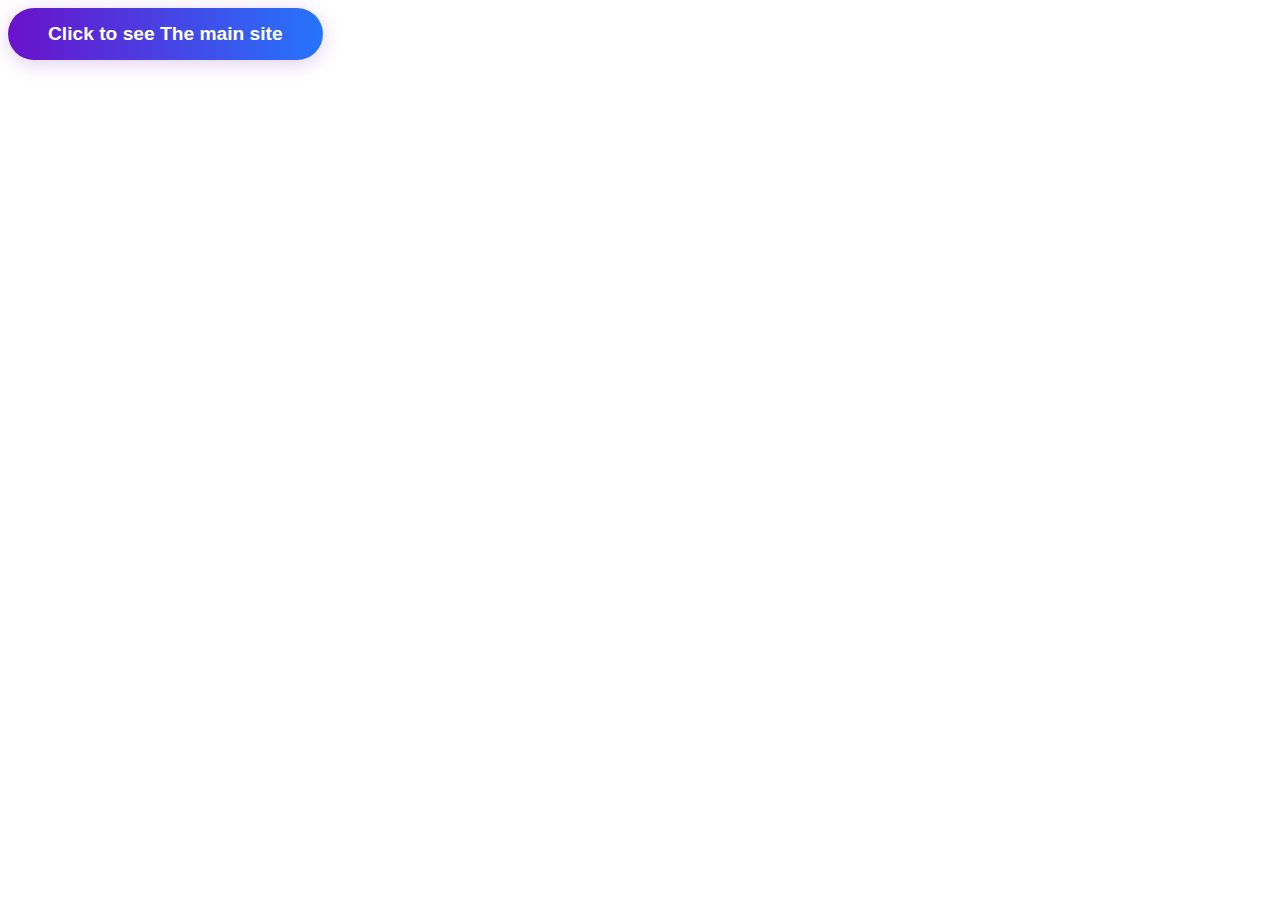
<file: index.html>
<!DOCTYPE html>
<html lang="en">
<head>
    <meta charset="UTF-8">
    <meta name="viewport" content="width=device-width, initial-scale=1.0">
    <title>Document</title>
</head>
<body>
    <button style="
        background: linear-gradient(90deg, #6a11cb 0%, #2575fc 100%);
        color: #fff;
        border: none;
        border-radius: 30px;
        padding: 15px 40px;
        font-size: 1.2rem;
        font-weight: bold;
        box-shadow: 0 4px 20px rgba(106,17,203,0.2);
        cursor: pointer;
        transition: transform 0.2s, box-shadow 0.2s;
        outline: none;
    " 
    onmouseover="this.style.transform='scale(1.05)';this.style.boxShadow='0 8px 32px rgba(37,117,252,0.3)';"
    onmouseout="this.style.transform='scale(1)';this.style.boxShadow='0 4px 20px rgba(106,17,203,0.2)';"
    onclick="openMainSite()">
        Click to see The main site
    </button>
    <script>
        function openMainSite() {
            window.location.href = 'public/index.html';
        }
    </script>
</body>
</html>
</file>
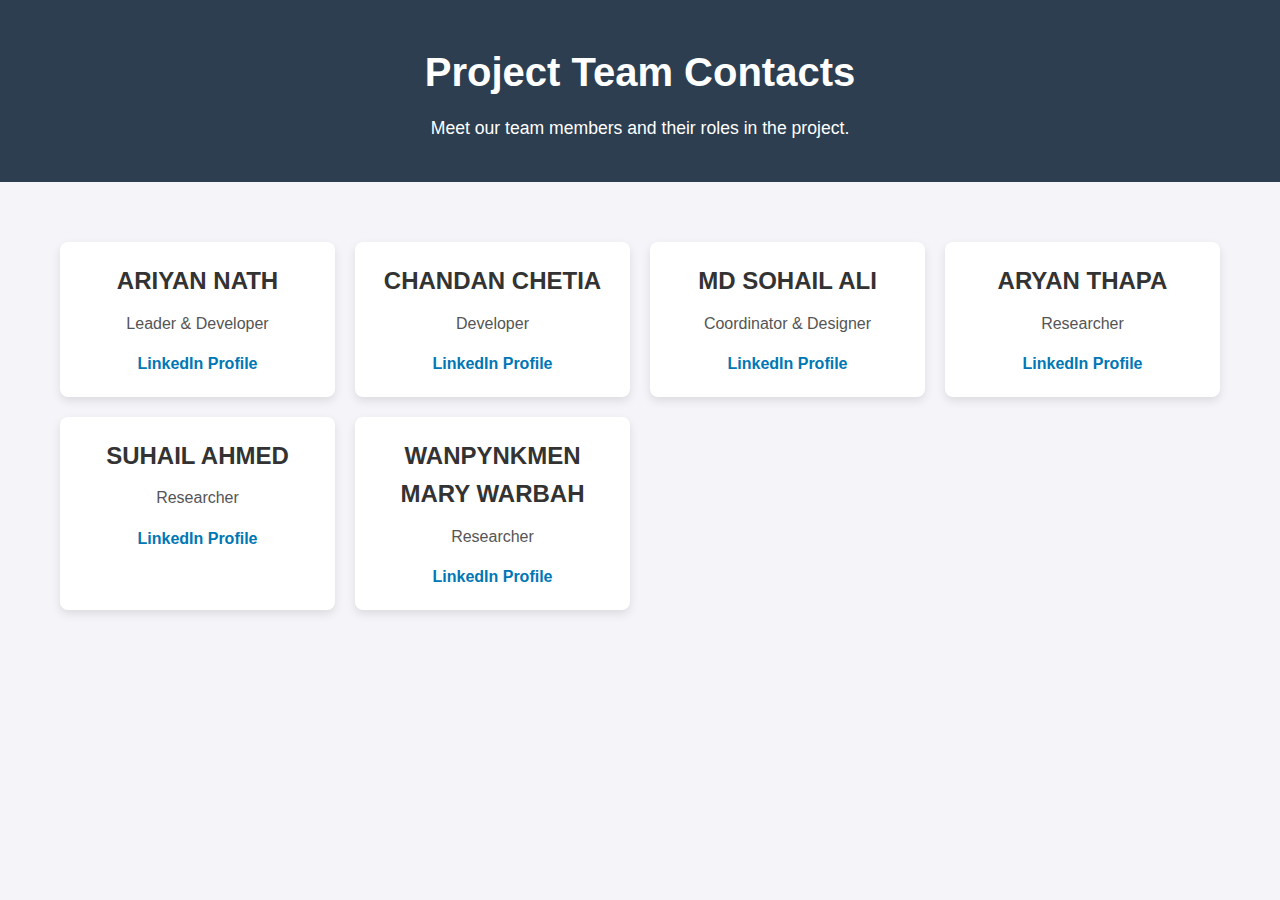
<file: public/frontend/contact/index.html>
<!DOCTYPE html>
<html lang="en">
<head>
    <meta charset="UTF-8">
    <meta name="viewport" content="width=device-width, initial-scale=1.0">
    <title>Team Contacts</title>
    <style>
        * {
            margin: 0;
            padding: 0;
            box-sizing: border-box;
            font-family: 'Arial', sans-serif;
        }

        body {
            background-color: #f4f4f9;
            color: #333;
            line-height: 1.6;
        }

        .container {
            max-width: 1200px;
            margin: 0 auto;
            padding: 20px;
        }

        header {
            text-align: center;
            padding: 40px 0;
            background-color: #2c3e50;
            color: white;
        }

        header h1 {
            font-size: 2.5rem;
            margin-bottom: 10px;
        }

        header p {
            font-size: 1.1rem;
        }

        .team-section {
            display: grid;
            grid-template-columns: repeat(auto-fit, minmax(250px, 1fr));
            gap: 20px;
            padding: 40px 0;
        }

        .team-member {
            background: white;
            padding: 20px;
            border-radius: 8px;
            box-shadow: 0 4px 10px rgba(0, 0, 0, 0.1);
            text-align: center;
            transition: transform 0.3s;
        }

        .team-member:hover {
            transform: translateY(-5px);
        }

        .team-member h3 {
            font-size: 1.5rem;
            margin-bottom: 10px;
        }

        .team-member p {
            font-size: 1rem;
            color: #555;
            margin-bottom: 15px;
        }

        .team-member a {
            color: #0077b5;
            text-decoration: none;
            font-size: 1rem;
            font-weight: bold;
            transition: color 0.3s;
        }

        .team-member a:hover {
            color: #005582;
        }

        footer {
            text-align: center;
            padding: 20px 0;
            background-color: #2c3e50;
            color: white;
            margin-top: 40px;
        }

        /* Responsive Design */
        @media (max-width: 768px) {
            header h1 {
                font-size: 2rem;
            }

            header p {
                font-size: 1rem;
            }

            .team-section {
                grid-template-columns: 1fr;
            }
        }

        @media (max-width: 480px) {
            header h1 {
                font-size: 1.8rem;
            }

            .team-member {
                padding: 15px;
            }
        }
    </style>
</head>
<body>
    <header>
        <h1>Project Team Contacts</h1>
        <p>Meet our team members and their roles in the project.</p>
    </header>

    <div class="container">
        <div class="team-section">
            <div class="team-member">
                <h3>ARIYAN NATH</h3>
                <p>Leader & Developer</p>
                <a href="https://www.linkedin.com/in/ariyan-nath-38a123240/" target="_blank">LinkedIn Profile</a>
            </div>
            <div class="team-member">
                <h3>CHANDAN CHETIA</h3>
                <p>Developer</p>
                <a href="https://www.linkedin.com/in/chandan-chetia-952957317/" target="_blank">LinkedIn Profile</a>
            </div>
            <div class="team-member">
                <h3>MD SOHAIL ALI</h3>
                <p>Coordinator & Designer</p>
                <a href="https://www.linkedin.com/in/md-sohail-ali-6b9703316/" target="_blank">LinkedIn Profile</a>
            </div>
            <div class="team-member">
                <h3>ARYAN THAPA</h3>
                <p>Researcher</p>
                <a href="https://www.linkedin.com/in/sarahdavis" target="_blank">LinkedIn Profile</a>
            </div>
            <div class="team-member">
                <h3>SUHAIL AHMED</h3>
                <p>Researcher</p>
                <a href="https://www.linkedin.com/in/suhail-ahmed-05b707378/" target="_blank">LinkedIn Profile</a>
            </div>
            <div class="team-member">
                <h3>WANPYNKMEN MARY WARBAH</h3>
                <p>Researcher</p>
                <a href="https://www.linkedin.com/in/wanpynkmen-warbah-b48313376/" target="_blank">LinkedIn Profile</a>
            </div>
        </div>
    </div>

    <script>
        // Basic interactivity for future enhancements (e.g., dynamic content loading)
        document.addEventListener('DOMContentLoaded', () => {
            console.log('Team contact page loaded successfully.');
        });
    </script>
</body>
</html>
</file>
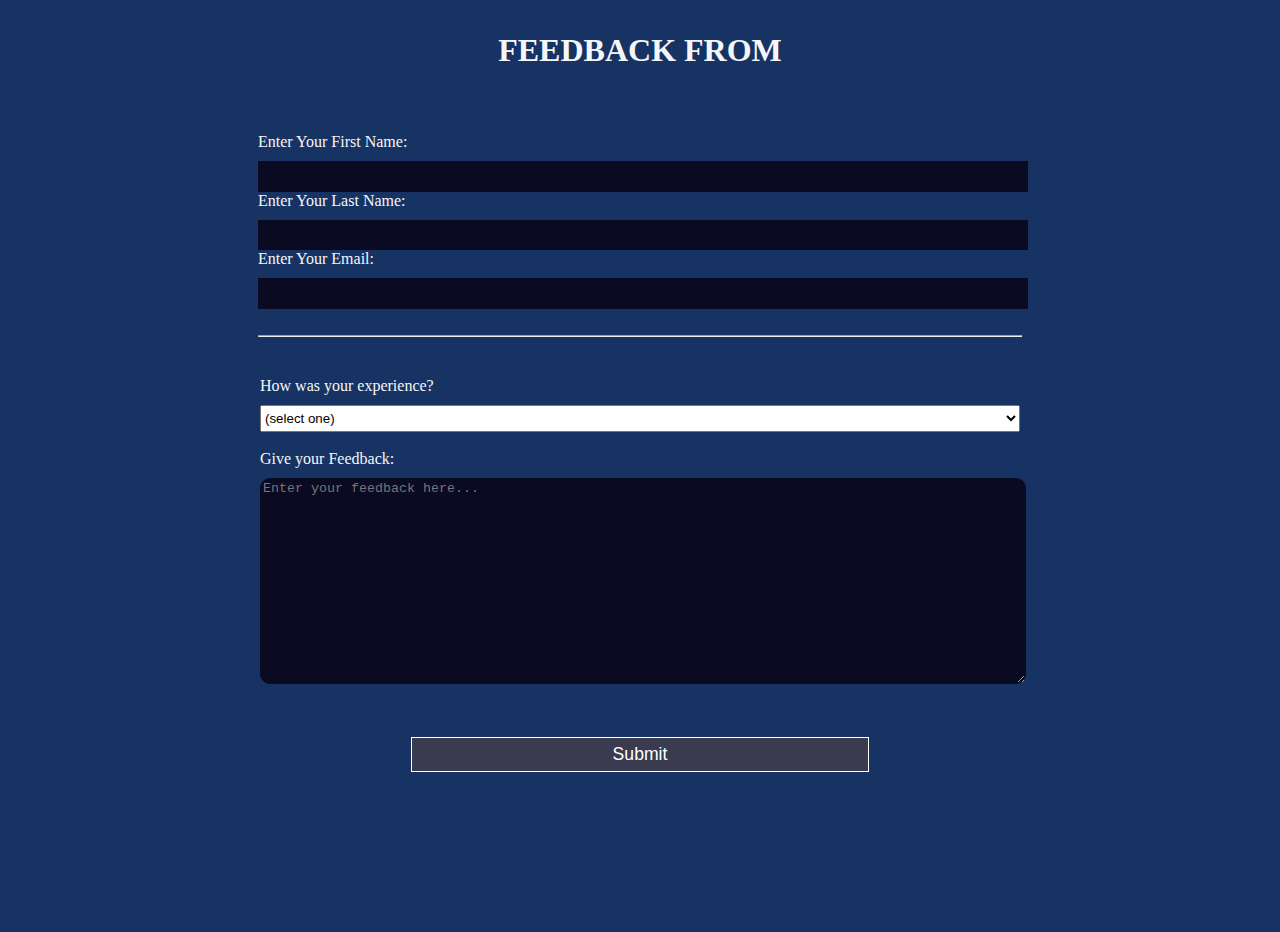
<file: public/frontend/feedback/index.html>
<!DOCTYPE html>
<html lang="en">
<head>
    <meta charset="UTF-8">
    <meta name="viewport" content="width=device-width, initial-scale=1.0">
    <title>Feedback from</title>
    <link rel="stylesheet" href="style.css">
</head> 
<body>
    <h1>FEEDBACK FROM</h1>
    <form method="post" action=''>

        <fieldset>
          <label for="first-name">Enter Your First Name: <input id="first-name" name="first-name" type="text" required /></label>
          <label for="last-name">Enter Your Last Name: <input id="last-name" name="last-name" type="text" required /></label>
          <label for="email">Enter Your Email: <input id="email" name="email" type="email" required /></label>
            <br><br>
            <hr>
        <fieldset>
          <label for="referrer">How was your experience?
            <select id="referrer" name="referrer">
              <option value="">(select one)</option>
              <option value="1">Best</option>
              <option value="2">Good</option>
              <option value="3">Can be more better</option>
              <option value="4">Worst</option>
            </select><br><br>
          </label>
          <label for="bio">Give your Feedback:
            <textarea id="bio" placeholder="Enter your feedback here..."></textarea>
          </label>
        </fieldset>

        <input type="submit" value="Submit" />
      </form>
</body>
</html>
</file>
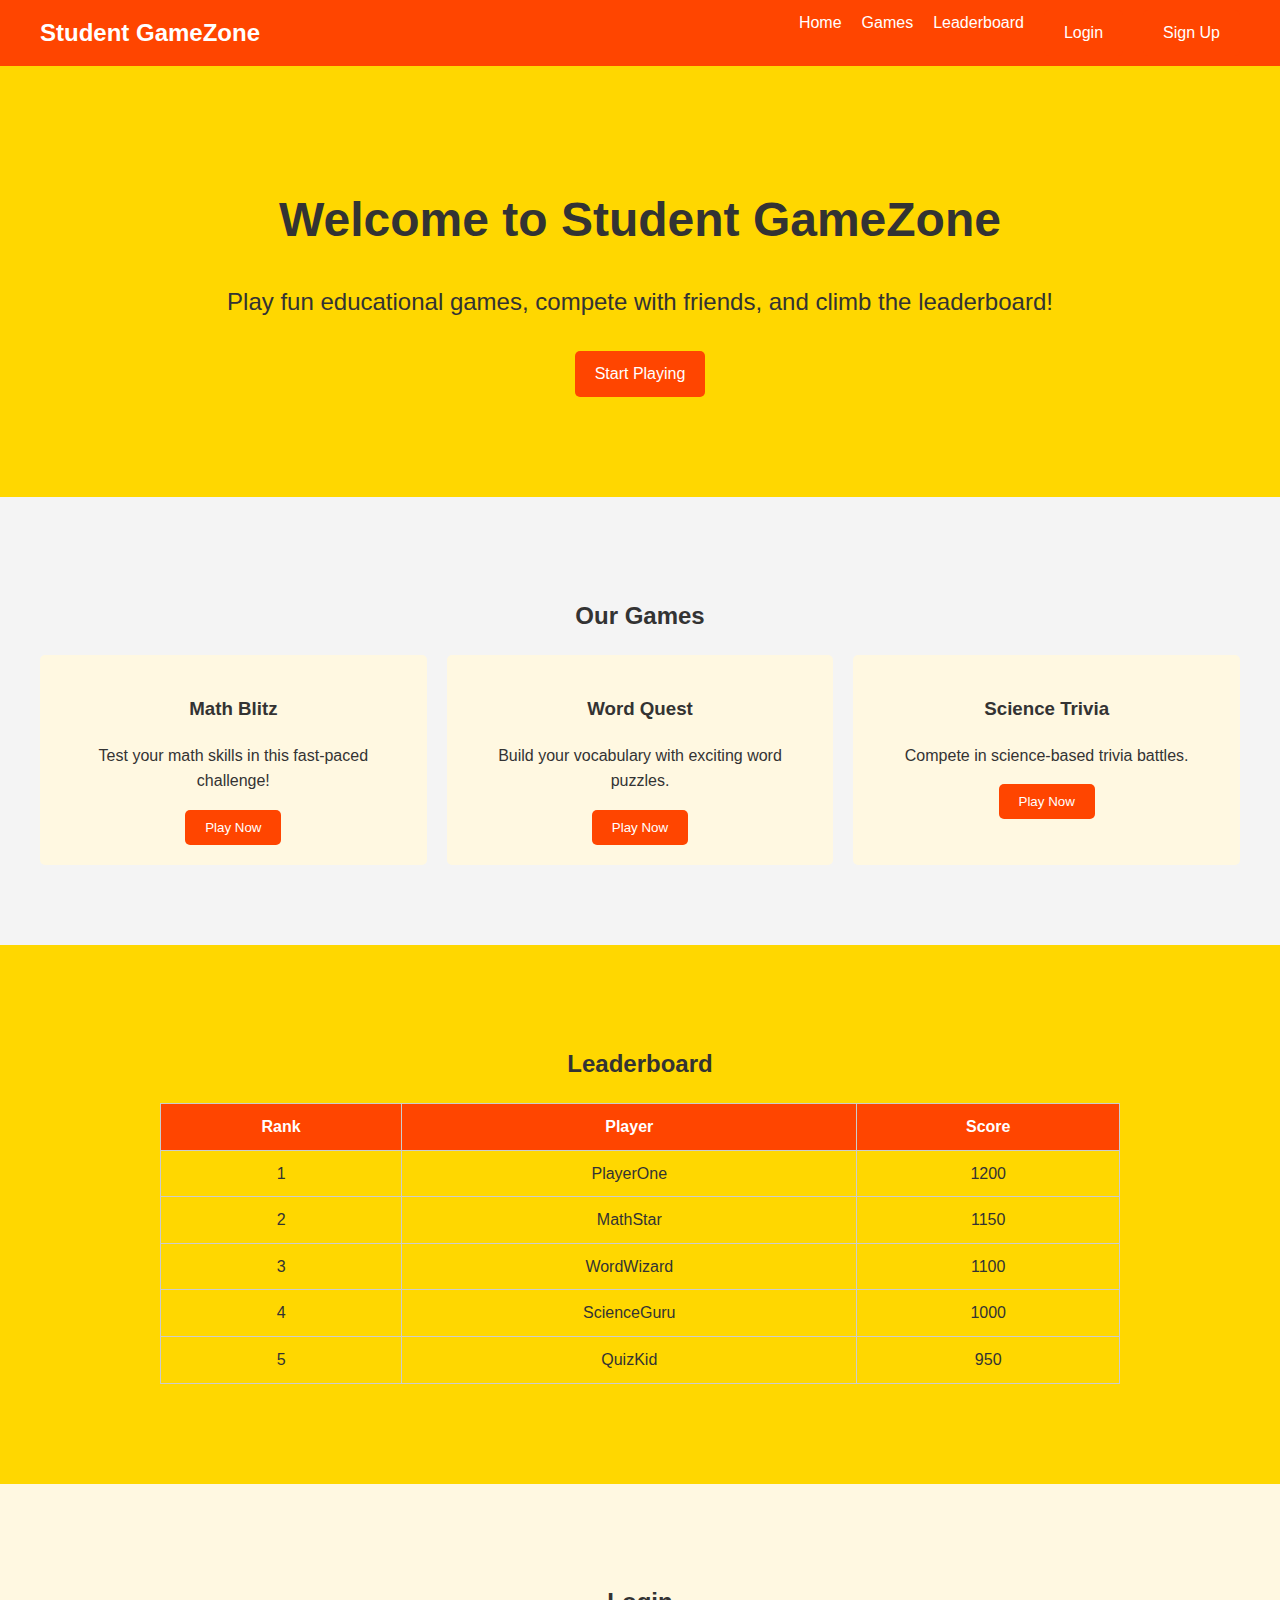
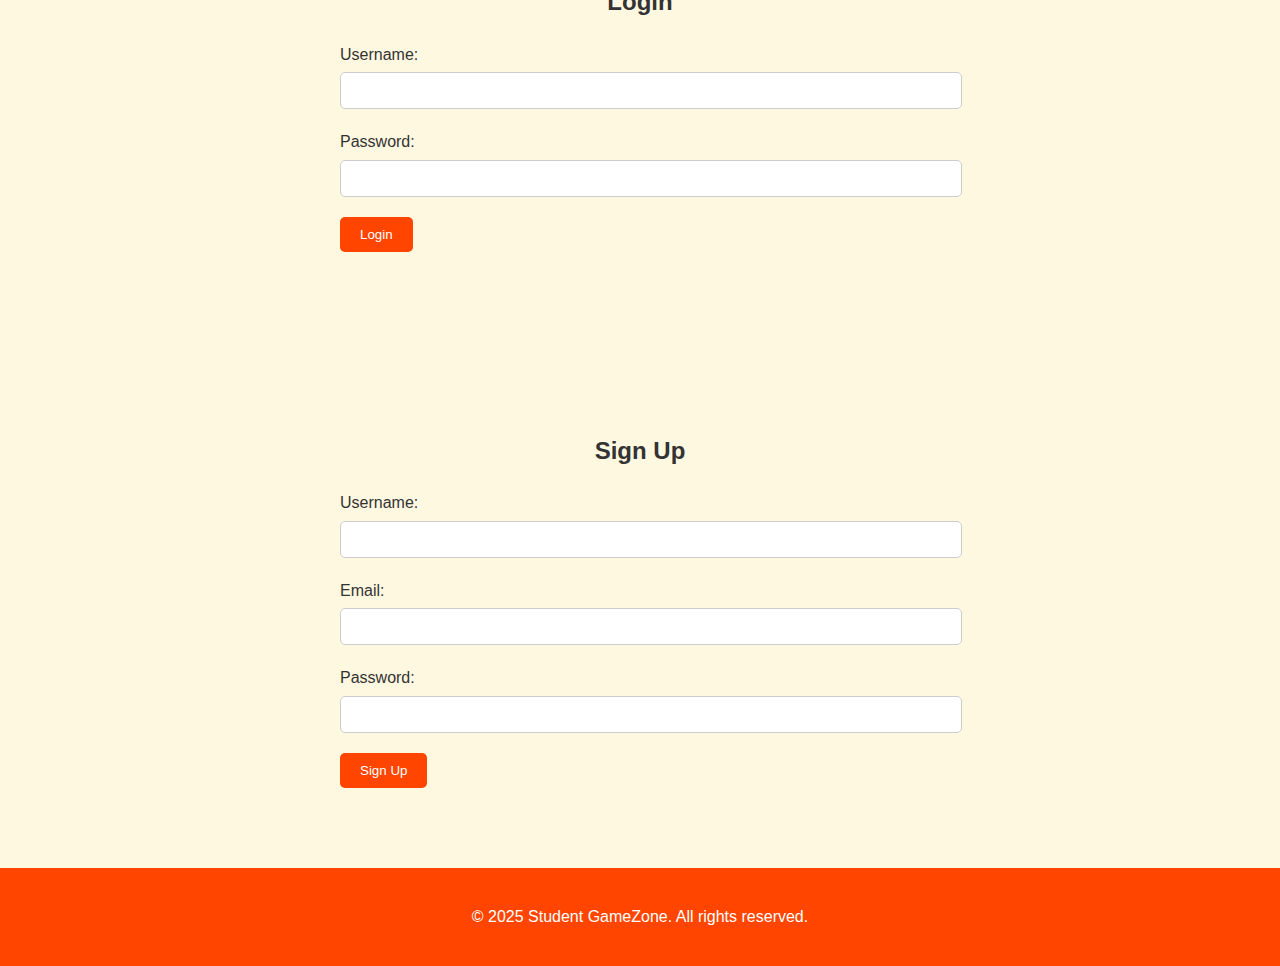
<file: public/frontend/friends/index.html>
<!DOCTYPE html>
<html lang="en">
<head>
    <meta charset="UTF-8">
    <meta name="viewport" content="width=device-width, initial-scale=1.0">
    <title>Student GameZone - Play & Compete</title>
    <link rel="stylesheet" href="style.css">
</head>
<body>
    <header>
        <div class="container">
            <div class="logo">Student GameZone</div>
            <nav id="nav-menu">
                <ul>
                    <li><a href="#home">Home</a></li>
                    <li><a href="#games">Games</a></li>
                    <li><a href="#leaderboard">Leaderboard</a></li>
                    <li><a href="#login" class="btn">Login</a></li>
                    <li><a href="#signup" class="btn">Sign Up</a></li>
                </ul>
            </nav>
            <div class="menu-toggle" id="mobile-menu">
                <span></span>
                <span></span>
                <span></span>
            </div>
        </div>
    </header>

    <section id="home" class="hero">
        <div class="container">
            <h1>Welcome to Student GameZone</h1>
            <p>Play fun educational games, compete with friends, and climb the leaderboard!</p>
            <a href="#games" class="btn">Start Playing</a>
        </div>
    </section>

    <section id="games" class="games">
        <div class="container">
            <h2>Our Games</h2>
            <div class="game-grid">
                <div class="game-item">
                    <h3>Math Blitz</h3>
                    <p>Test your math skills in this fast-paced challenge!</p>
                    <button class="btn play-btn" data-game="math-blitz">Play Now</button>
                </div>
                <div class="game-item">
                    <h3>Word Quest</h3>
                    <p>Build your vocabulary with exciting word puzzles.</p>
                    <button class="btn play-btn" data-game="word-quest">Play Now</button>
                </div>
                <div class="game-item">
                    <h3>Science Trivia</h3>
                    <p>Compete in science-based trivia battles.</p>
                    <button class="btn play-btn" data-game="science-trivia">Play Now</button>
                </div>
            </div>
        </div>
    </section>

    <section id="leaderboard" class="leaderboard">
        <div class="container">
            <h2>Leaderboard</h2>
            <table id="leaderboard-table">
                <thead>
                    <tr>
                        <th>Rank</th>
                        <th>Player</th>
                        <th>Score</th>
                    </tr>
                </thead>
                <tbody>
                    <tr>
                        <td>1</td>
                        <td>PlayerOne</td>
                        <td>1200</td>
                    </tr>
                    <tr>
                        <td>2</td>
                        <td>MathStar</td>
                        <td>1150</td>
                    </tr>
                    <tr>
                        <td>3</td>
                        <td>WordWizard</td>
                        <td>1100</td>
                    </tr>
                    <tr>
                        <td>4</td>
                        <td>ScienceGuru</td>
                        <td>1000</td>
                    </tr>
                    <tr>
                        <td>5</td>
                        <td>QuizKid</td>
                        <td>950</td>
                    </tr>
                </tbody>
            </table>
        </div>
    </section>

    <section id="login" class="form-section">
        <div class="container">
            <h2 class="title_line">Login</h2>
            <form id="login-form">
                <div class="form-group">
                    <label for="login-username">Username:</label>
                    <input type="text" id="login-username" name="username" required>
                </div>
                <div class="form-group">
                    <label for="login-password">Password:</label>
                    <input type="password" id="login-password" name="password" required>
                </div>
                <button type="submit" class="btn">Login</button>
            </form>
        </div>
    </section>

    <section id="signup" class="form-section">
        <div class="container">
            <h2 class="title_line">Sign Up</h2>
            <form id="signup-form">
                <div class="form-group">
                    <label for="signup-username">Username:</label>
                    <input type="text" id="signup-username" name="username" required>
                </div>
                <div class="form-group">
                    <label for="signup-email">Email:</label>
                    <input type="email" id="signup-email" name="email" required>
                </div>
                <div class="form-group">
                    <label for="signup-password">Password:</label>
                    <input type="password" id="signup-password" name="password" required>
                </div>
                <button type="submit" class="btn">Sign Up</button>
            </form>
        </div>
    </section>

    <footer>
        <div class="container">
            <p>&copy; 2025 Student GameZone. All rights reserved.</p>
        </div>
    </footer>

    <script src="script.js"></script>
</body>
</html>
</file>
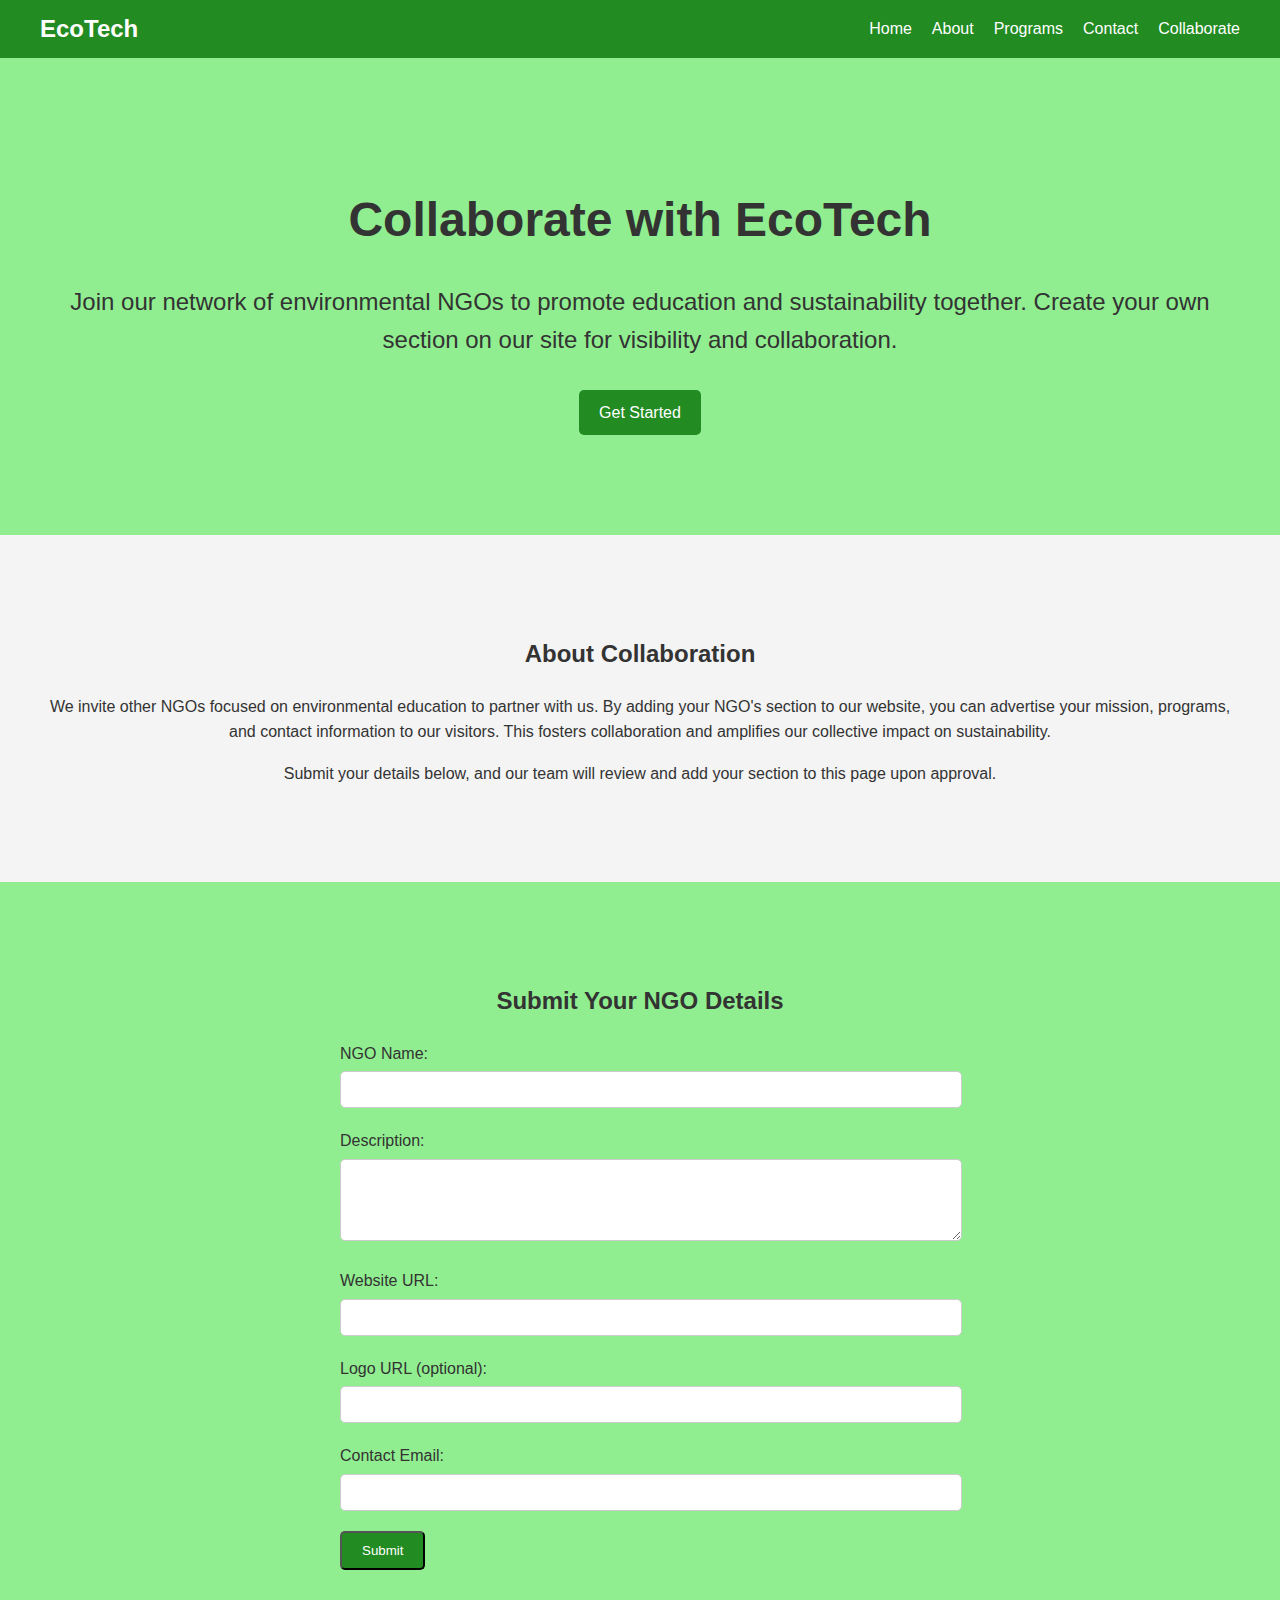
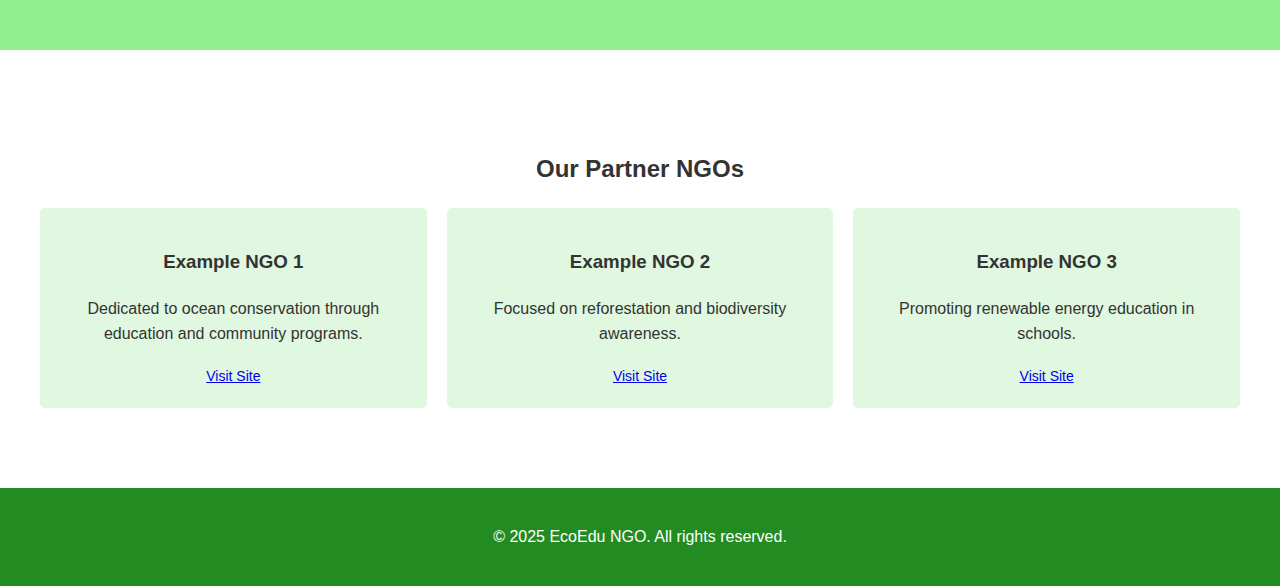
<file: public/frontend/NGO/index.html>
<!-- partners.html -->
<!DOCTYPE html>
<html lang="en">
<head>
    <meta charset="UTF-8">
    <meta name="viewport" content="width=device-width, initial-scale=1.0">
    <title>Ecotech NGO - Collaborate with Us</title>
    <link rel="stylesheet" href="style.css">
</head>
<body>
    <header>
        <div class="container">
            <div class="logo">EcoTech</div>
            <nav id="nav-menu">
                <ul>
                    <li><a href="index.html#home">Home</a></li>
                    <li><a href="index.html#about">About</a></li>
                    <li><a href="index.html#programs">Programs</a></li>
                    <li><a href="index.html#contact">Contact</a></li>
                    <li><a href="#collaborate">Collaborate</a></li>
                </ul>
            </nav>
            <div class="menu-toggle" id="mobile-menu">
                <span></span>
                <span></span>
                <span></span>
            </div>
        </div>
    </header>

    <section id="collaborate" class="hero">
        <div class="container">
            <h1>Collaborate with EcoTech</h1>
            <p>Join our network of environmental NGOs to promote education and sustainability together. Create your own section on our site for visibility and collaboration.</p>
            <a href="#submit" class="btn">Get Started</a>
        </div>
    </section>

    <section id="about-collaboration" class="about">
        <div class="container">
            <h2>About Collaboration</h2>
            <p>We invite other NGOs focused on environmental education to partner with us. By adding your NGO's section to our website, you can advertise your mission, programs, and contact information to our visitors. This fosters collaboration and amplifies our collective impact on sustainability.</p>
            <p>Submit your details below, and our team will review and add your section to this page upon approval.</p>
        </div>
    </section>

    <section id="submit" class="contact">
        <div class="container">
            <h2>Submit Your NGO Details</h2>
            <form action="mailto:info@ecoedu.org" method="post" enctype="text/plain">
                <div class="form-group">
                    <label for="ngo-name">NGO Name:</label>
                    <input type="text" id="ngo-name" name="NGO Name" required>
                </div>
                <div class="form-group">
                    <label for="description">Description:</label>
                    <textarea id="description" name="Description" rows="4" required></textarea>
                </div>
                <div class="form-group">
                    <label for="website">Website URL:</label>
                    <input type="url" id="website" name="Website" required>
                </div>
                <div class="form-group">
                    <label for="logo-url">Logo URL (optional):</label>
                    <input type="url" id="logo-url" name="Logo URL">
                </div>
                <div class="form-group">
                    <label for="contact-email">Contact Email:</label>
                    <input type="email" id="contact-email" name="Contact Email" required>
                </div>
                <button type="submit" class="btn">Submit</button>
            </form>
        </div>
    </section>

    <section id="partners" class="programs">
        <div class="container">
            <h2>Our Partner NGOs</h2>
            <div class="program-grid">
                <div class="program-item">
                    <h3>Example NGO 1</h3>
                    <p>Dedicated to ocean conservation through education and community programs.</p>
                    <a href="https://example1.org" class="btn-small">Visit Site</a>
                </div>
                <div class="program-item">
                    <h3>Example NGO 2</h3>
                    <p>Focused on reforestation and biodiversity awareness.</p>
                    <a href="https://example2.org" class="btn-small">Visit Site</a>
                </div>
                <div class="program-item">
                    <h3>Example NGO 3</h3>
                    <p>Promoting renewable energy education in schools.</p>
                    <a href="https://example3.org" class="btn-small">Visit Site</a>
                </div>
            </div>
        </div>
    </section>

    <footer>
        <div class="container">
            <p>&copy; 2025 EcoEdu NGO. All rights reserved.</p>
        </div>
    </footer>

    <script src="script.js"></script>
</body>
</html>
</file>
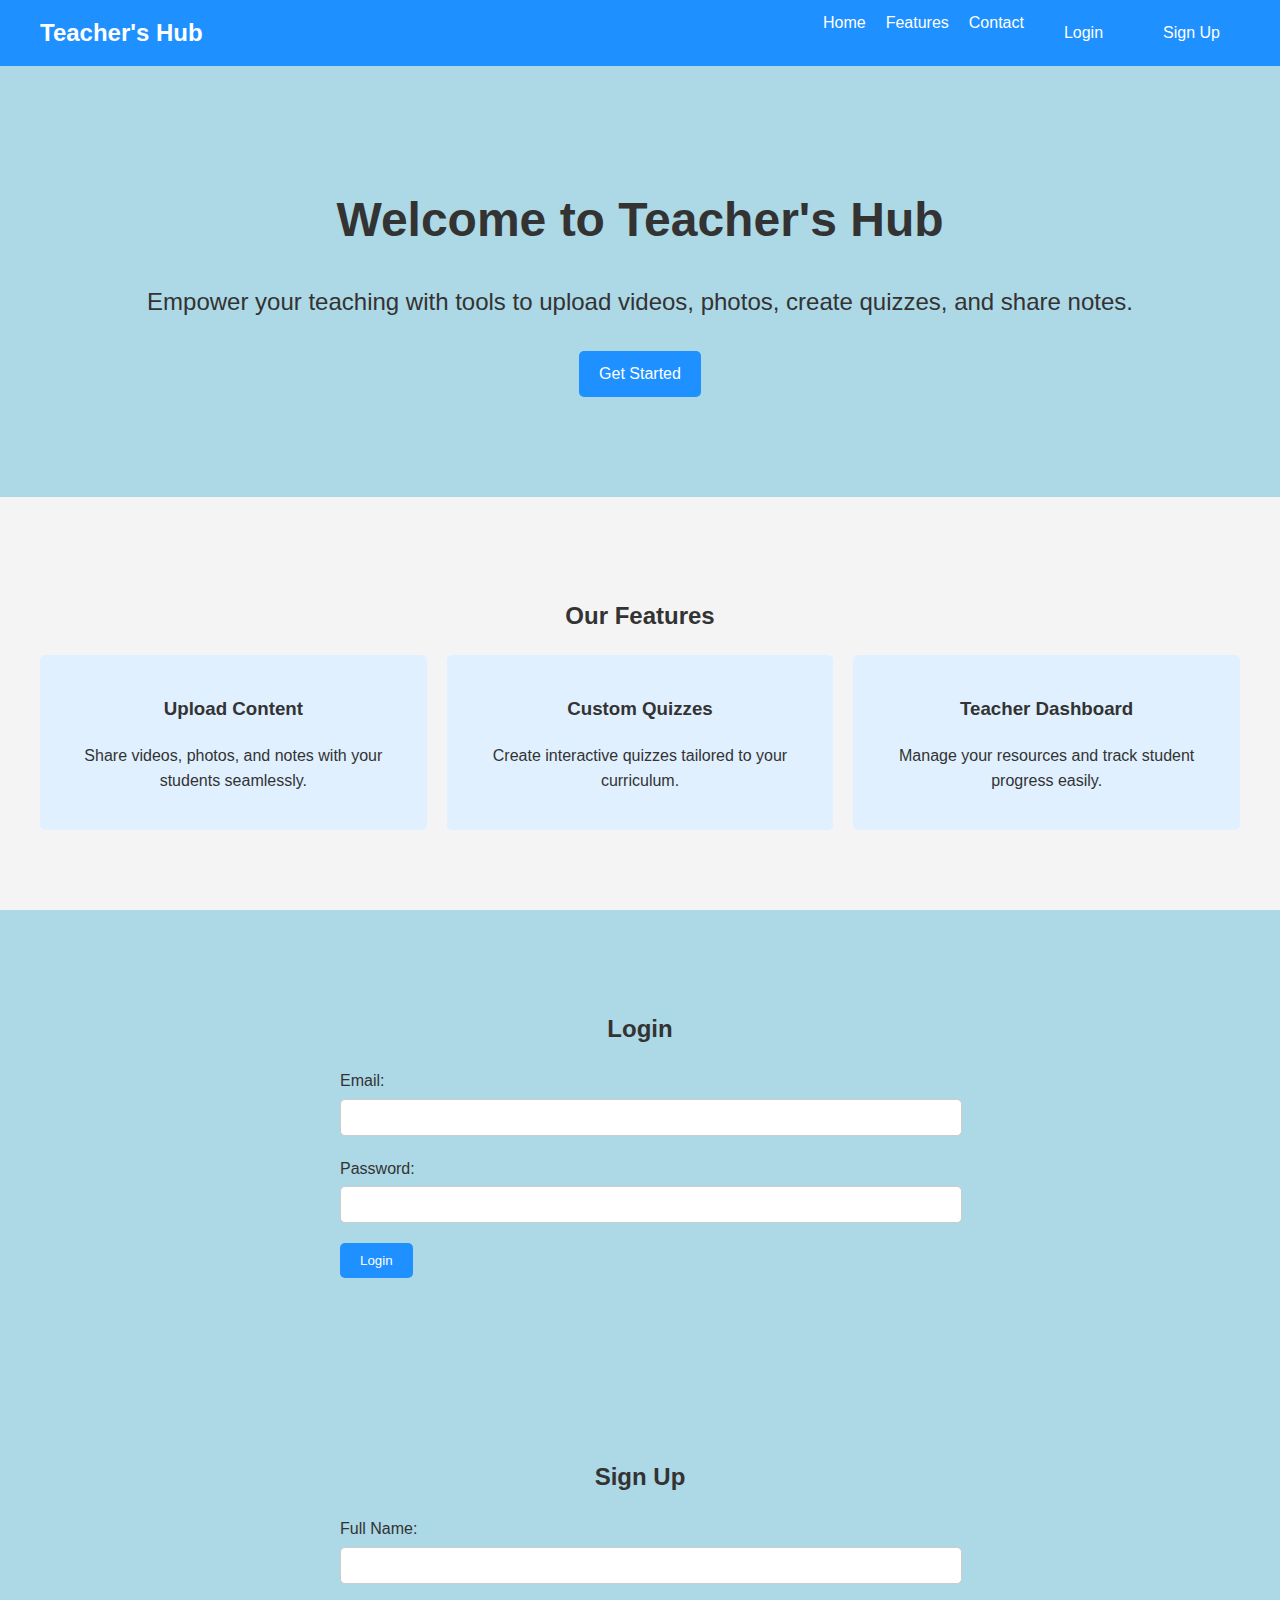
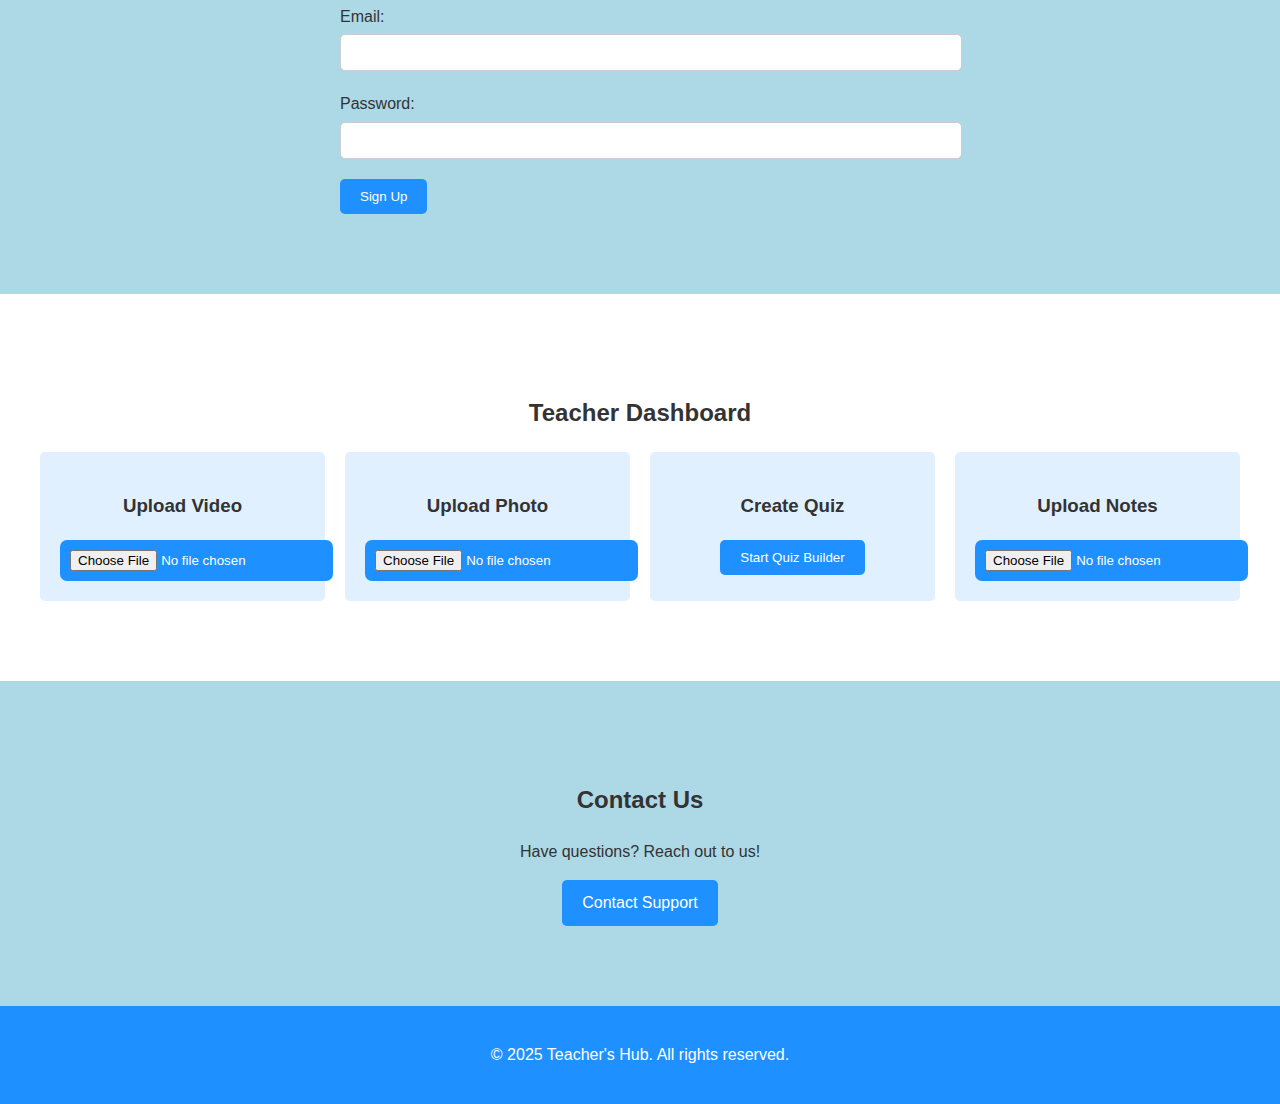
<file: public/frontend/teacher_hub/index.html>
<!DOCTYPE html>
<html lang="en">
<head>
    <meta charset="UTF-8">
    <meta name="viewport" content="width=device-width, initial-scale=1.0">
    <title>Teacher's Hub - Empowering Educators</title>
    <link rel="stylesheet" href="style.css">
</head>
<body>
    <header>
        <div class="container">
            <div class="logo">Teacher's Hub</div>
            <nav id="nav-menu">
                <ul>
                    <li><a href="#home">Home</a></li>
                    <li><a href="#features">Features</a></li>
                    <li><a href="#contact">Contact</a></li>
                    <li><a href="#login" class="btn">Login</a></li>
                    <li><a href="#signup" class="btn">Sign Up</a></li>
                </ul>
            </nav>
            <div class="menu-toggle" id="mobile-menu">
                <span></span>
                <span></span>
                <span></span>
            </div>
        </div>
    </header>

    <section id="home" class="hero">
        <div class="container">
            <h1>Welcome to Teacher's Hub</h1>
            <p>Empower your teaching with tools to upload videos, photos, create quizzes, and share notes.</p>
            <a href="#signup" class="btn">Get Started</a>
        </div>
    </section>

    <section id="features" class="features">
        <div class="container">
            <h2>Our Features</h2>
            <div class="feature-grid">
                <div class="feature-item">
                    <h3>Upload Content</h3>
                    <p>Share videos, photos, and notes with your students seamlessly.</p>
                </div>
                <div class="feature-item">
                    <h3>Custom Quizzes</h3>
                    <p>Create interactive quizzes tailored to your curriculum.</p>
                </div>
                <div class="feature-item">
                    <h3>Teacher Dashboard</h3>
                    <p>Manage your resources and track student progress easily.</p>
                </div>
            </div>
        </div>
    </section>

    <section id="login" class="form-section">
        <div class="container">
            <h2 class="log_title">Login</h2>
            <form id="login-form">
                <div class="form-group">
                    <label for="login-email">Email:</label>
                    <input type="email" id="login-email" name="email" required>
                </div>
                <div class="form-group">
                    <label for="login-password">Password:</label>
                    <input type="password" id="login-password" name="password" required>
                </div>
                <button type="submit" class="btn">Login</button>
            </form>
        </div>
    </section>

    <section id="signup" class="form-section">
        <div class="container">
            <h2 class="log_title">Sign Up</h2>
            <form id="signup-form">
                <div class="form-group">
                    <label for="signup-name">Full Name:</label>
                    <input type="text" id="signup-name" name="name" required>
                </div>
                <div class="form-group">
                    <label for="signup-email">Email:</label>
                    <input type="email" id="signup-email" name="email" required>
                </div>
                <div class="form-group">
                    <label for="signup-password">Password:</label>
                    <input type="password" id="signup-password" name="password" required>
                </div>
                <button type="submit" class="btn">Sign Up</button>
            </form>
        </div>
    </section>

    <section id="dashboard" class="dashboard">
        <div class="container">
            <h2>Teacher Dashboard</h2>
            <div class="dashboard-grid">
                <div class="dashboard-item">
                    <h3>Upload Video</h3>
                    <input class="upload_files" type="file" accept="video/*" id="video-upload">
                </div>
                <div class="dashboard-item">
                    <h3>Upload Photo</h3>
                    <input class="upload_files" type="file" accept="image/*" id="photo-upload">
                </div>
                <div class="dashboard-item">
                    <h3>Create Quiz</h3>
                    <button class="btn" id="create-quiz">Start Quiz Builder</button>
                </div>
                <div class="dashboard-item">
                    <h3>Upload Notes</h3>
                    <input class="upload_files" type="file" accept=".pdf,.doc,.docx" id="notes-upload">
                </div>
            </div>
        </div>
    </section>

    <section id="contact" class="contact">
        <div class="container">
            <h2>Contact Us</h2>
            <p>Have questions? Reach out to us!</p>
            <a href="mailto:support@teachershub.org" class="btn">Contact Support</a>
        </div>
    </section>

    <footer>
        <div class="container">
            <p>&copy; 2025 Teacher's Hub. All rights reserved.</p>
        </div>
    </footer>

    <script src="script.js"></script>
</body>
</html>
</file>
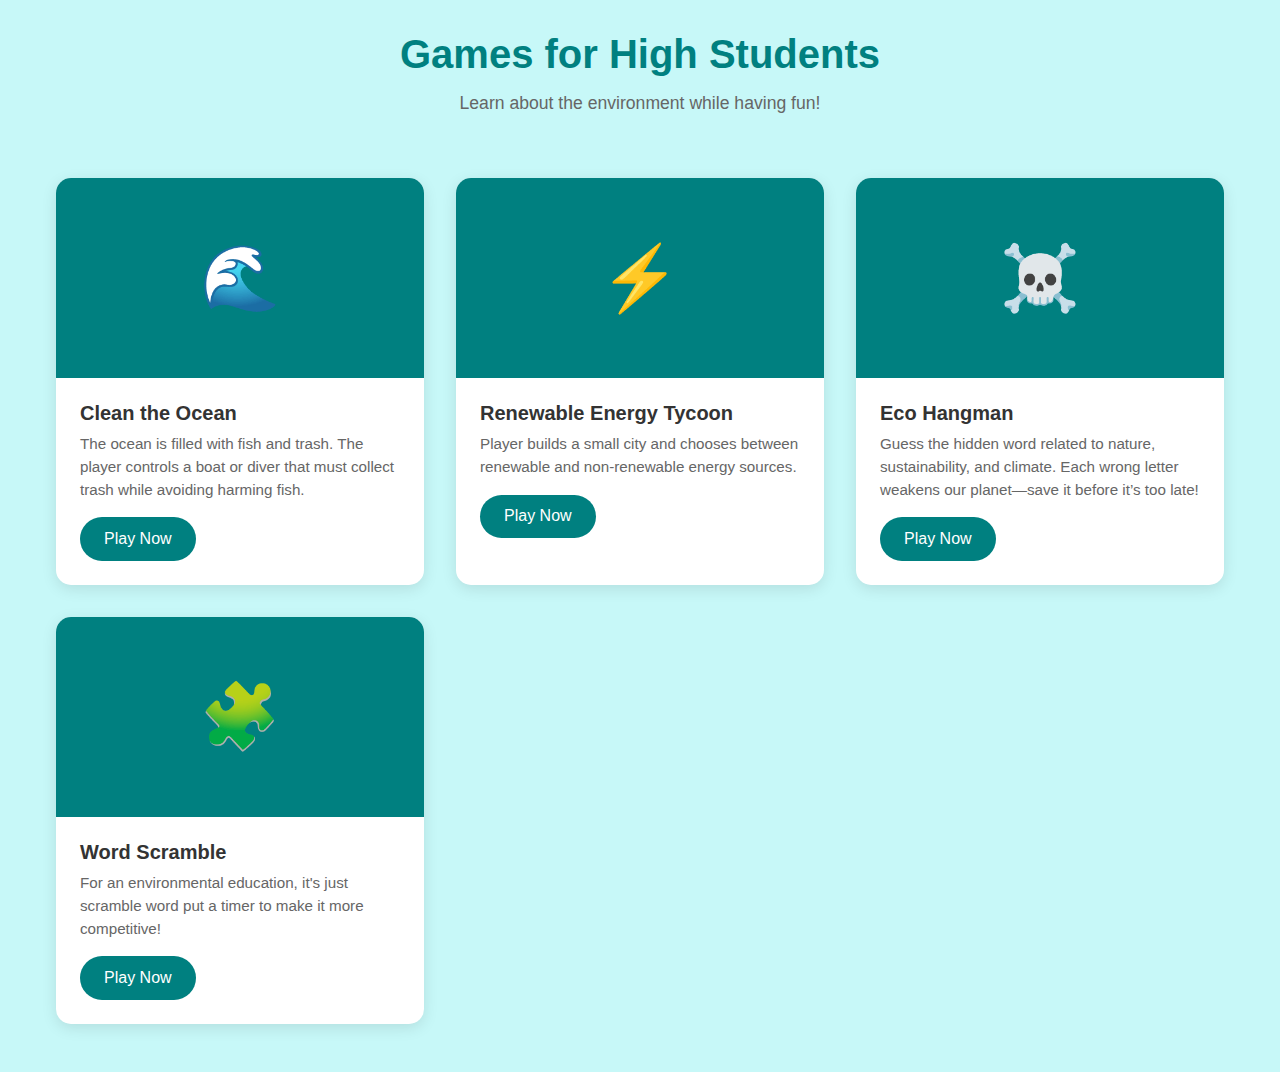
<file: public/frontend/high/games/index.html>
<!DOCTYPE html>
<html lang="en">
<head>
    <meta charset="UTF-8">
    <meta name="viewport" content="width=device-width, initial-scale=1.0">
    <title>EcoTech Educational Games</title>
    <style> 
        * {
            margin: 0;
            padding: 0;
            box-sizing: border-box;
            font-family: 'Segoe UI', Tahoma, Geneva, Verdana, sans-serif;
        }

        body {
            background-color: #c7f8f8;
            min-height: 100vh;
            padding: 2rem;
        }

        .container {
            max-width: 1200px;
            margin: 0 auto;
        }

        .header {
            text-align: center;
            margin-bottom: 3rem;
            color: #008080;
        }

        .header h1 {
            font-size: 2.5rem;
            margin-bottom: 1rem;
        }

        .header p {
            color: #666;
            font-size: 1.1rem;
        }

        .games-grid {
            display: grid;
            grid-template-columns: repeat(auto-fit, minmax(280px, 1fr));
            gap: 2rem;
            padding: 1rem;
        }

        .game-card {
            background: white;
            border-radius: 15px;
            overflow: hidden;
            box-shadow: 0 4px 15px rgba(0, 0, 0, 0.1);
            transition: transform 0.3s ease, box-shadow 0.3s ease;
        }

        .game-card:hover {
            transform: translateY(-5px);
            box-shadow: 0 6px 20px rgba(0, 0, 0, 0.15);
        }

        .game-image {
            width: 100%;
            height: 200px;
            background: #008080;
            display: flex;
            align-items: center;
            justify-content: center;
            font-size: 4rem;
        }

        .game-content {
            padding: 1.5rem;
        }

        .game-title {
            font-size: 1.25rem;
            color: #333;
            margin-bottom: 0.5rem;
        }

        .game-description {
            color: #666;
            font-size: 0.95rem;
            margin-bottom: 1rem;
            line-height: 1.5;
        }

        .play-button {
            display: inline-block;
            padding: 0.8rem 1.5rem;
            background-color: #008080;
            color: white;
            text-decoration: none;
            border-radius: 25px;
            transition: background-color 0.3s ease;
        }

        .play-button:hover {
            background-color: #006666;
        }

        @media (max-width: 768px) {
            body {
                padding: 1rem;
            }
            
            .header h1 {
                font-size: 2rem;
            }
            
            .games-grid {
                gap: 1rem;
            }
        }
    </style>
</head>
<body>
    <div class="container">
        <div class="header">
            <h1>Games for High Students</h1>
            <p>Learn about the environment while having fun!</p>
        </div>

        <div class="games-grid">
            <!-- Eco Quiz Game -->
            <div class="game-card">
                <div class="game-image">🌊</div>
                <div class="game-content">
                    <h3 class="game-title">Clean the Ocean</h3>
                    <p class="game-description">The ocean is filled with fish and trash. The player controls a boat or diver that must collect trash while avoiding harming fish.</p>
                    <a href="game1.html" class="play-button">Play Now</a>
                </div>
            </div>

            <!-- Recycle Sort Game -->
            <div class="game-card">
                <div class="game-image">⚡️</div>
                <div class="game-content">
                    <h3 class="game-title">Renewable Energy Tycoon</h3>
                    <p class="game-description">Player builds a small city and chooses between renewable and non-renewable energy sources.</p>
                    <a href="game2.html" class="play-button">Play Now</a>
                </div>
            </div>

            <!-- Eco City Builder -->
            <div class="game-card">
                <div class="game-image">☠️</div>
                <div class="game-content">
                    <h3 class="game-title">Eco Hangman</h3>
                    <p class="game-description">Guess the hidden word related to nature, sustainability, and climate. Each wrong letter weakens our planet—save it before it’s too late!</p>
                    <a href="game3.html" class="play-button">Play Now</a>
                </div>
            </div>

            <!-- Wildlife Rescue -->
            <div class="game-card">
                <div class="game-image">🧩</div>
                <div class="game-content">
                    <h3 class="game-title">Word Scramble</h3>
                    <p class="game-description">For an environmental education, it's just scramble word put a timer to make it more competitive!</p>
                    <a href="game4.html" class="play-button">Play Now</a>
                </div>
            </div>
        </div>
    </div>
</body>
</html>
</file>
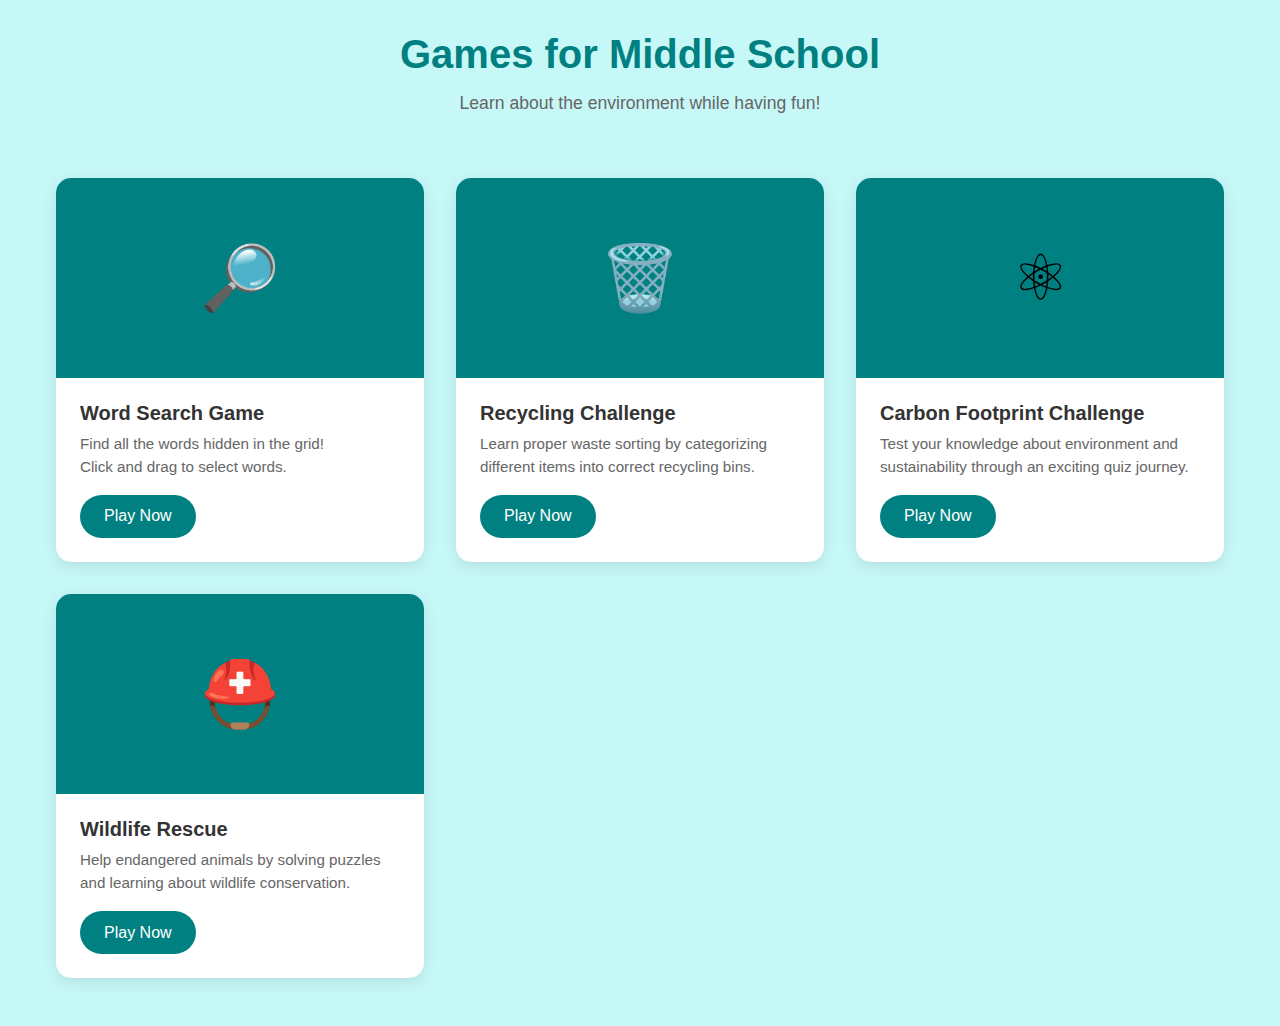
<file: public/frontend/middle/games/index.html>
<!DOCTYPE html>
<html lang="en">
<head>
    <meta charset="UTF-8">
    <meta name="viewport" content="width=device-width, initial-scale=1.0">
    <title>EcoTech Educational Games</title>
    <style>
        * {
            margin: 0;
            padding: 0;
            box-sizing: border-box;
            font-family: 'Segoe UI', Tahoma, Geneva, Verdana, sans-serif;
        }

        body {
            background-color: #c7f8f8;
            min-height: 100vh;
            padding: 2rem;
        }

        .container {
            max-width: 1200px;
            margin: 0 auto;
        }

        .header {
            text-align: center;
            margin-bottom: 3rem;
            color: #008080;
        }

        .header h1 {
            font-size: 2.5rem;
            margin-bottom: 1rem;
        }

        .header p {
            color: #666;
            font-size: 1.1rem;
        }

        .games-grid {
            display: grid;
            grid-template-columns: repeat(auto-fit, minmax(280px, 1fr));
            gap: 2rem;
            padding: 1rem;
        }

        .game-card {
            background: white;
            border-radius: 15px;
            overflow: hidden;
            box-shadow: 0 4px 15px rgba(0, 0, 0, 0.1);
            transition: transform 0.3s ease, box-shadow 0.3s ease;
        }

        .game-card:hover {
            transform: translateY(-5px);
            box-shadow: 0 6px 20px rgba(0, 0, 0, 0.15);
        }

        .game-image {
            width: 100%;
            height: 200px;
            background: #008080;
            display: flex;
            align-items: center;
            justify-content: center;
            font-size: 4rem;
        }

        .game-content {
            padding: 1.5rem;
        }

        .game-title {
            font-size: 1.25rem;
            color: #333;
            margin-bottom: 0.5rem;
        }

        .game-description {
            color: #666;
            font-size: 0.95rem;
            margin-bottom: 1rem;
            line-height: 1.5;
        }

        .play-button {
            display: inline-block;
            padding: 0.8rem 1.5rem;
            background-color: #008080;
            color: white;
            text-decoration: none;
            border-radius: 25px;
            transition: background-color 0.3s ease;
        }

        .play-button:hover {
            background-color: #006666;
        }

        @media (max-width: 768px) {
            body {
                padding: 1rem;
            }
            
            .header h1 {
                font-size: 2rem;
            }
            
            .games-grid {
                gap: 1rem;
            }
        }
    </style>
</head>
<body>
    <div class="container">
        <div class="header">
            <h1>Games for Middle School</h1>
            <p>Learn about the environment while having fun!</p>
        </div>

        <div class="games-grid">
            <!-- Eco Quiz Game -->
            <div class="game-card">
                <div class="game-image">🔎</div>
                <div class="game-content">
                    <h3 class="game-title">Word Search Game</h3>
                    <p class="game-description">Find all the words hidden in the grid!
                        <br>
                        Click and drag to select words.
                    </p>
                    <a href="game1.html" class="play-button">Play Now</a>
                </div>
            </div>

            <!-- Recycle Sort Game -->
            <div class="game-card">
                <div class="game-image">🗑️</div>
                <div class="game-content">
                    <h3 class="game-title">Recycling Challenge</h3>
                    <p class="game-description">Learn proper waste sorting by categorizing different items into correct recycling bins.</p>
                    <a href="game2.html" class="play-button">Play Now</a>
                </div>
            </div>

            <!-- Eco City Builder -->
            <div class="game-card">
                <div class="game-image">⚛</div>
                <div class="game-content">
                    <h3 class="game-title">Carbon Footprint Challenge</h3>
                    <p class="game-description">Test your knowledge about environment and sustainability through an exciting quiz journey.</p>
                    <a href="game3.html" class="play-button">Play Now</a>
                </div>
            </div>

            <!-- Wildlife Rescue -->
            <div class="game-card">
                <div class="game-image">⛑️</div>
                <div class="game-content">
                    <h3 class="game-title">Wildlife Rescue</h3>
                    <p class="game-description">Help endangered animals by solving puzzles and learning about wildlife conservation.</p>
                    <a href="game4.html" class="play-button">Play Now</a>
                </div>
            </div>
        </div>
    </div>
</body>
</html>
</file>
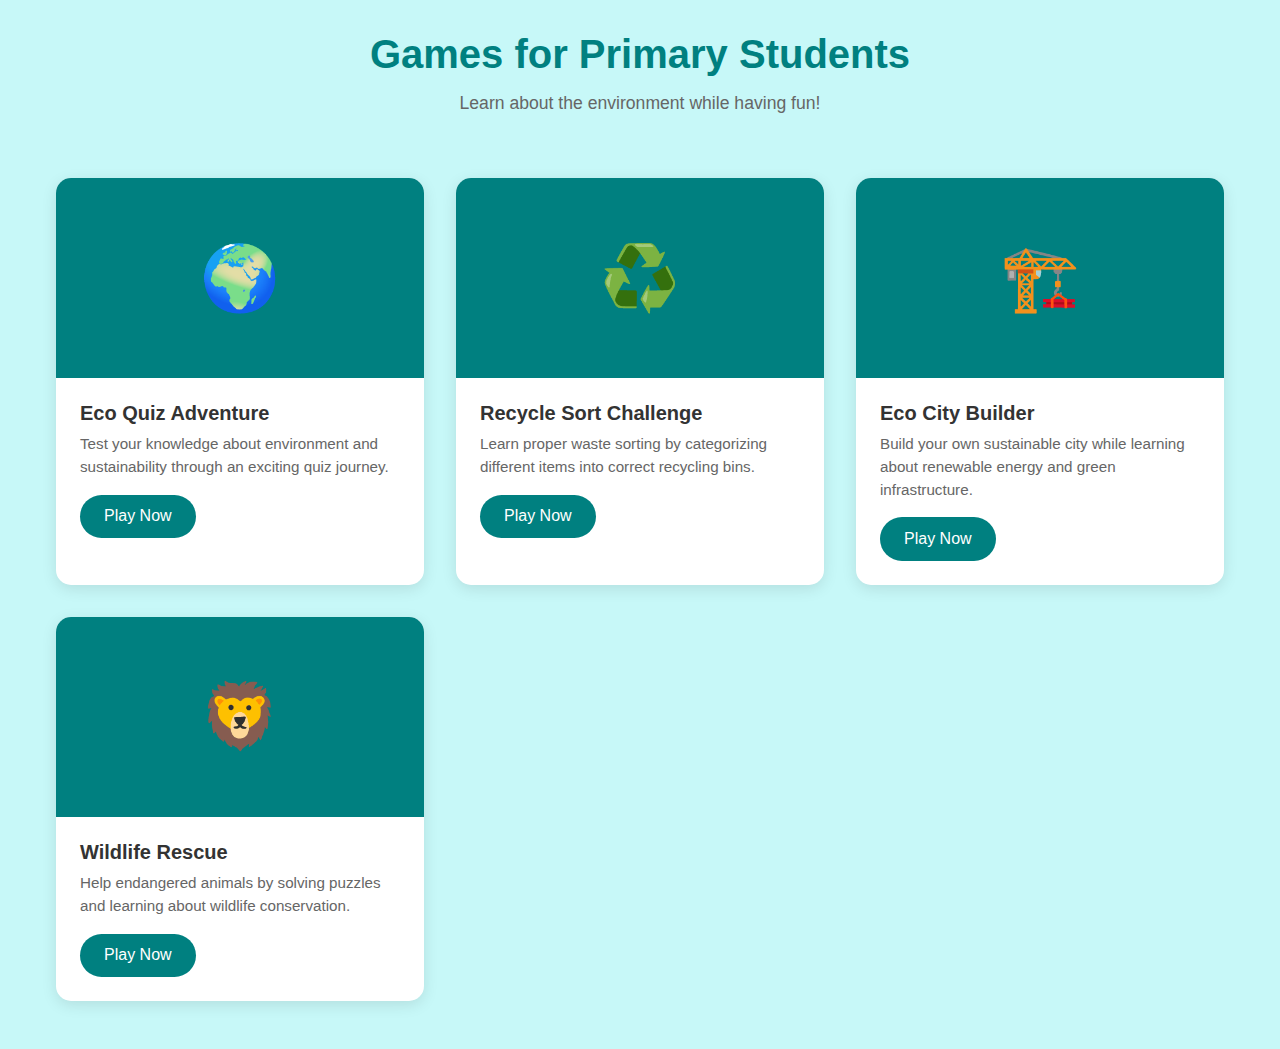
<file: public/frontend/primary/games/index.html>
<!DOCTYPE html>
<html lang="en">
<head>
    <meta charset="UTF-8">
    <meta name="viewport" content="width=device-width, initial-scale=1.0">
    <title>EcoTech Educational Games</title>
    <style>
        * {
            margin: 0;
            padding: 0;
            box-sizing: border-box;
            font-family: 'Segoe UI', Tahoma, Geneva, Verdana, sans-serif;
        }

        body {
            background-color: #c7f8f8;
            min-height: 100vh;
            padding: 2rem;
        }

        .container {
            max-width: 1200px;
            margin: 0 auto;
        }

        .header {
            text-align: center;
            margin-bottom: 3rem;
            color: #008080;
        }

        .header h1 {
            font-size: 2.5rem;
            margin-bottom: 1rem;
        }

        .header p {
            color: #666;
            font-size: 1.1rem;
        }

        .games-grid {
            display: grid;
            grid-template-columns: repeat(auto-fit, minmax(280px, 1fr));
            gap: 2rem;
            padding: 1rem;
        }

        .game-card {
            background: white;
            border-radius: 15px;
            overflow: hidden;
            box-shadow: 0 4px 15px rgba(0, 0, 0, 0.1);
            transition: transform 0.3s ease, box-shadow 0.3s ease;
        }

        .game-card:hover {
            transform: translateY(-5px);
            box-shadow: 0 6px 20px rgba(0, 0, 0, 0.15);
        }

        .game-image {
            width: 100%;
            height: 200px;
            background: #008080;
            display: flex;
            align-items: center;
            justify-content: center;
            font-size: 4rem;
        }

        .game-content {
            padding: 1.5rem;
        }

        .game-title {
            font-size: 1.25rem;
            color: #333;
            margin-bottom: 0.5rem;
        }

        .game-description {
            color: #666;
            font-size: 0.95rem;
            margin-bottom: 1rem;
            line-height: 1.5;
        }

        .play-button {
            display: inline-block;
            padding: 0.8rem 1.5rem;
            background-color: #008080;
            color: white;
            text-decoration: none;
            border-radius: 25px;
            transition: background-color 0.3s ease;
        }

        .play-button:hover {
            background-color: #006666;
        }

        @media (max-width: 768px) {
            body {
                padding: 1rem;
            }
            
            .header h1 {
                font-size: 2rem;
            }
            
            .games-grid {
                gap: 1rem;
            }
        }
    </style>
</head>
<body>
    <div class="container">
        <div class="header">
            <h1>Games for Primary Students</h1>
            <p>Learn about the environment while having fun!</p>
        </div>

        <div class="games-grid">
            <!-- Eco Quiz Game -->
            <div class="game-card">
                <div class="game-image">🌍</div>
                <div class="game-content">
                    <h3 class="game-title">Eco Quiz Adventure</h3>
                    <p class="game-description">Test your knowledge about environment and sustainability through an exciting quiz journey.</p>
                    <a href="game1.html" class="play-button">Play Now</a>
                </div>
            </div>

            <!-- Recycle Sort Game -->
            <div class="game-card">
                <div class="game-image">♻️</div>
                <div class="game-content">
                    <h3 class="game-title">Recycle Sort Challenge</h3>
                    <p class="game-description">Learn proper waste sorting by categorizing different items into correct recycling bins.</p>
                    <a href="game2.html" class="play-button">Play Now</a>
                </div>
            </div>

            <!-- Eco City Builder -->
            <div class="game-card">
                <div class="game-image">🏗️</div>
                <div class="game-content">
                    <h3 class="game-title">Eco City Builder</h3>
                    <p class="game-description">Build your own sustainable city while learning about renewable energy and green infrastructure.</p>
                    <a href="game3.html" class="play-button">Play Now</a>
                </div>
            </div>

            <!-- Wildlife Rescue -->
            <div class="game-card">
                <div class="game-image">🦁</div>
                <div class="game-content">
                    <h3 class="game-title">Wildlife Rescue</h3>
                    <p class="game-description">Help endangered animals by solving puzzles and learning about wildlife conservation.</p>
                    <a href="game4.html" class="play-button">Play Now</a>
                </div>
            </div>
        </div>
    </div>
</body>
</html>
</file>
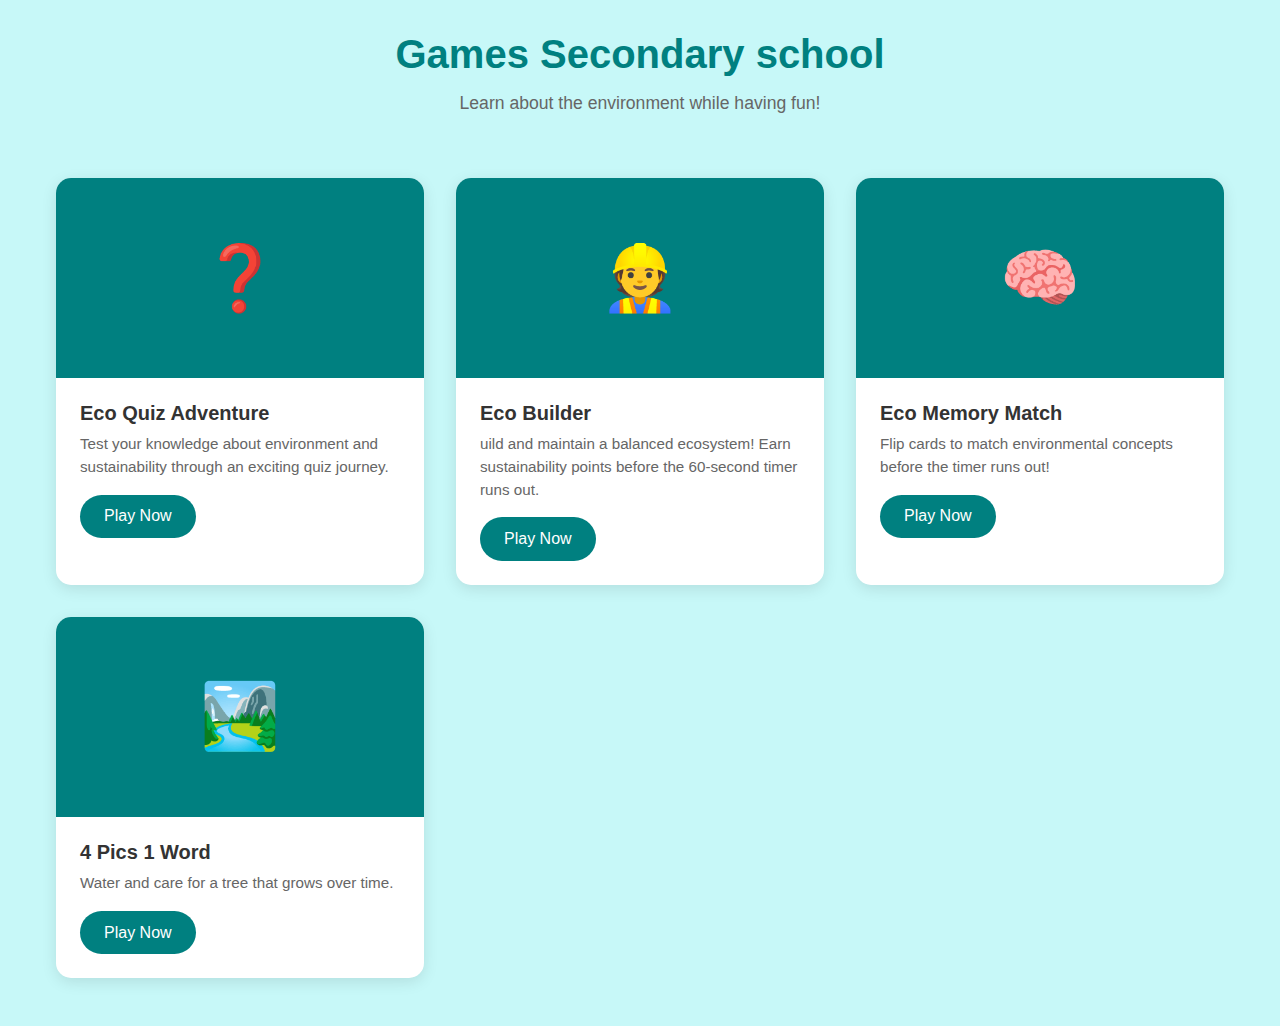
<file: public/frontend/secondary/games/index.html>
<!DOCTYPE html>
<html lang="en">
<head>
    <meta charset="UTF-8">
    <meta name="viewport" content="width=device-width, initial-scale=1.0">
    <title>EcoTech Educational Games</title>
    <style>
        * {
            margin: 0;
            padding: 0;
            box-sizing: border-box;
            font-family: 'Segoe UI', Tahoma, Geneva, Verdana, sans-serif;
        }

        body {
            background-color: #c7f8f8;
            min-height: 100vh;
            padding: 2rem;
        }

        .container {
            max-width: 1200px;
            margin: 0 auto;
        }

        .header {
            text-align: center;
            margin-bottom: 3rem;
            color: #008080;
        }

        .header h1 {
            font-size: 2.5rem;
            margin-bottom: 1rem;
        }

        .header p {
            color: #666;
            font-size: 1.1rem;
        }

        .games-grid {
            display: grid;
            grid-template-columns: repeat(auto-fit, minmax(280px, 1fr));
            gap: 2rem;
            padding: 1rem;
        }

        .game-card {
            background: white;
            border-radius: 15px;
            overflow: hidden;
            box-shadow: 0 4px 15px rgba(0, 0, 0, 0.1);
            transition: transform 0.3s ease, box-shadow 0.3s ease;
        }

        .game-card:hover {
            transform: translateY(-5px);
            box-shadow: 0 6px 20px rgba(0, 0, 0, 0.15);
        }

        .game-image {
            width: 100%;
            height: 200px;
            background: #008080;
            display: flex;
            align-items: center;
            justify-content: center;
            font-size: 4rem;
        }

        .game-content {
            padding: 1.5rem;
        }

        .game-title {
            font-size: 1.25rem;
            color: #333;
            margin-bottom: 0.5rem;
        }

        .game-description {
            color: #666;
            font-size: 0.95rem;
            margin-bottom: 1rem;
            line-height: 1.5;
        }

        .play-button {
            display: inline-block;
            padding: 0.8rem 1.5rem;
            background-color: #008080;
            color: white;
            text-decoration: none;
            border-radius: 25px;
            transition: background-color 0.3s ease;
        }

        .play-button:hover {
            background-color: #006666;
        }

        @media (max-width: 768px) {
            body {
                padding: 1rem;
            }
            
            .header h1 {
                font-size: 2rem;
            }
            
            .games-grid {
                gap: 1rem;
            }
        }
    </style>
</head>
<body>
    <div class="container">
        <div class="header">
            <h1>Games Secondary school</h1>
            <p>Learn about the environment while having fun!</p>
        </div>

        <div class="games-grid">
            <!-- Eco Quiz Game -->
            <div class="game-card">
                <div class="game-image">❓</div>
                <div class="game-content">
                    <h3 class="game-title">Eco Quiz Adventure</h3>
                    <p class="game-description">Test your knowledge about environment and sustainability through an exciting quiz journey.</p>
                    <a href="game1.html" class="play-button">Play Now</a>
                </div>
            </div>

            <!-- Recycle Sort Game -->
            <div class="game-card">
                <div class="game-image">👷</div>
                <div class="game-content">
                    <h3 class="game-title">Eco Builder</h3>
                    <p class="game-description">uild and maintain a balanced ecosystem! Earn sustainability points before the 60-second timer runs out.</p>
                    <a href="game2.html" class="play-button">Play Now</a>
                </div>
            </div>

            <!-- Eco City Builder -->
            <div class="game-card">
                <div class="game-image">🧠</div>
                <div class="game-content">
                    <h3 class="game-title">Eco Memory Match</h3>
                    <p class="game-description">Flip cards to match environmental concepts before the timer runs out!
                    </p>
                    <a href="game3.html" class="play-button">Play Now</a>
                </div>
            </div>

            <!-- Wildlife Rescue -->
            <div class="game-card">
                <div class="game-image">🏞️</div>
                <div class="game-content">
                    <h3 class="game-title">4 Pics 1 Word</h3>
                    <p class="game-description">Water and care for a tree that grows over time.</p>
                    <a href="game4.html" class="play-button">Play Now</a>
                </div>
            </div>
        </div>
    </div>
</body>
</html>
</file>
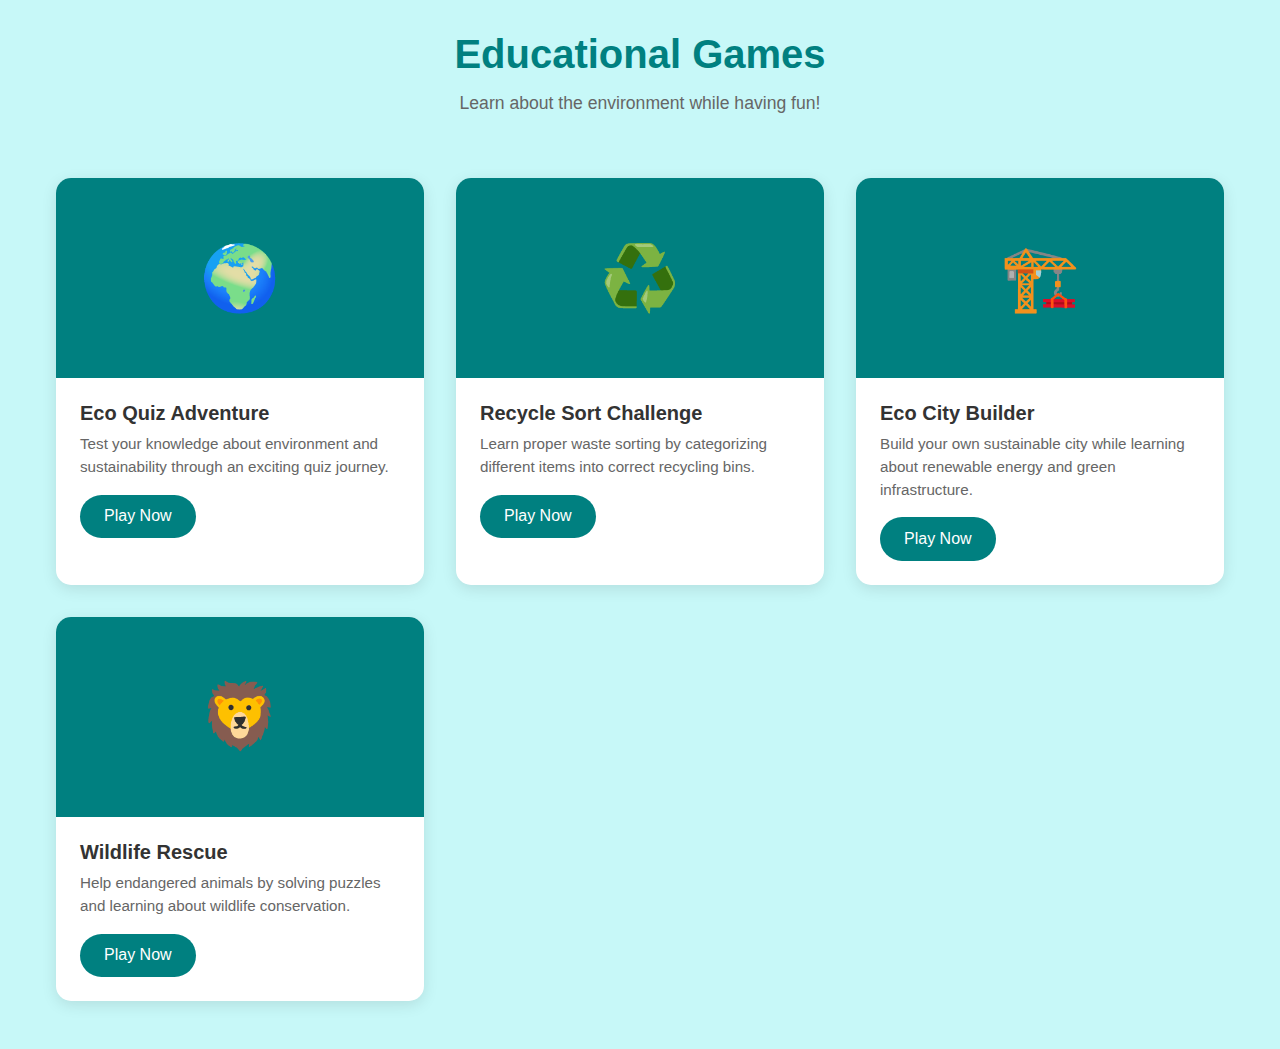
<file: public/frontend/uni/games/index.html>
<!DOCTYPE html>
<html lang="en">
<head>
    <meta charset="UTF-8">
    <meta name="viewport" content="width=device-width, initial-scale=1.0">
    <title>EcoTech Educational Games</title>
    <style>
        * {
            margin: 0;
            padding: 0;
            box-sizing: border-box;
            font-family: 'Segoe UI', Tahoma, Geneva, Verdana, sans-serif;
        }

        body {
            background-color: #c7f8f8;
            min-height: 100vh;
            padding: 2rem;
        }

        .container {
            max-width: 1200px;
            margin: 0 auto;
        }

        .header {
            text-align: center;
            margin-bottom: 3rem;
            color: #008080;
        }

        .header h1 {
            font-size: 2.5rem;
            margin-bottom: 1rem;
        }

        .header p {
            color: #666;
            font-size: 1.1rem;
        }

        .games-grid {
            display: grid;
            grid-template-columns: repeat(auto-fit, minmax(280px, 1fr));
            gap: 2rem;
            padding: 1rem;
        }

        .game-card {
            background: white;
            border-radius: 15px;
            overflow: hidden;
            box-shadow: 0 4px 15px rgba(0, 0, 0, 0.1);
            transition: transform 0.3s ease, box-shadow 0.3s ease;
        }

        .game-card:hover {
            transform: translateY(-5px);
            box-shadow: 0 6px 20px rgba(0, 0, 0, 0.15);
        }

        .game-image {
            width: 100%;
            height: 200px;
            background: #008080;
            display: flex;
            align-items: center;
            justify-content: center;
            font-size: 4rem;
        }

        .game-content {
            padding: 1.5rem;
        }

        .game-title {
            font-size: 1.25rem;
            color: #333;
            margin-bottom: 0.5rem;
        }

        .game-description {
            color: #666;
            font-size: 0.95rem;
            margin-bottom: 1rem;
            line-height: 1.5;
        }

        .play-button {
            display: inline-block;
            padding: 0.8rem 1.5rem;
            background-color: #008080;
            color: white;
            text-decoration: none;
            border-radius: 25px;
            transition: background-color 0.3s ease;
        }

        .play-button:hover {
            background-color: #006666;
        }

        @media (max-width: 768px) {
            body {
                padding: 1rem;
            }
            
            .header h1 {
                font-size: 2rem;
            }
            
            .games-grid {
                gap: 1rem;
            }
        }
    </style>
</head>
<body>
    <div class="container">
        <div class="header">
            <h1>Educational Games</h1>
            <p>Learn about the environment while having fun!</p>
        </div>

        <div class="games-grid">
            <!-- Eco Quiz Game -->
            <div class="game-card">
                <div class="game-image">🌍</div>
                <div class="game-content">
                    <h3 class="game-title">Eco Quiz Adventure</h3>
                    <p class="game-description">Test your knowledge about environment and sustainability through an exciting quiz journey.</p>
                    <a href="game1.html" class="play-button">Play Now</a>
                </div>
            </div>

            <!-- Recycle Sort Game -->
            <div class="game-card">
                <div class="game-image">♻️</div>
                <div class="game-content">
                    <h3 class="game-title">Recycle Sort Challenge</h3>
                    <p class="game-description">Learn proper waste sorting by categorizing different items into correct recycling bins.</p>
                    <a href="game2.html" class="play-button">Play Now</a>
                </div>
            </div>

            <!-- Eco City Builder -->
            <div class="game-card">
                <div class="game-image">🏗️</div>
                <div class="game-content">
                    <h3 class="game-title">Eco City Builder</h3>
                    <p class="game-description">Build your own sustainable city while learning about renewable energy and green infrastructure.</p>
                    <a href="game3.html" class="play-button">Play Now</a>
                </div>
            </div>

            <!-- Wildlife Rescue -->
            <div class="game-card">
                <div class="game-image">🦁</div>
                <div class="game-content">
                    <h3 class="game-title">Wildlife Rescue</h3>
                    <p class="game-description">Help endangered animals by solving puzzles and learning about wildlife conservation.</p>
                    <a href="game4.html" class="play-button">Play Now</a>
                </div>
            </div>
        </div>
    </div>
</body>
</html>
</file>
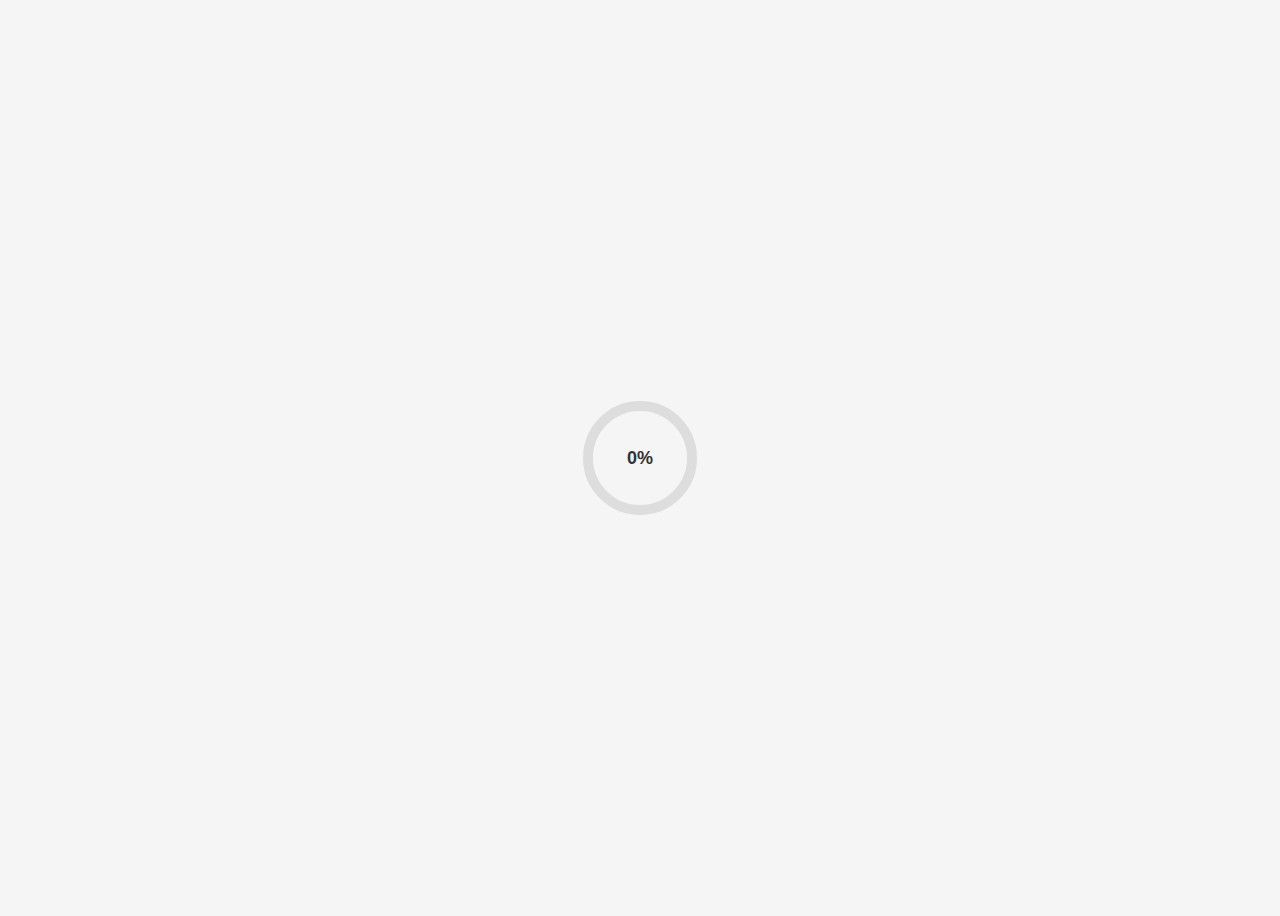
<file: public/p.html>
<!DOCTYPE html>
<html lang="en">
<head>
  <meta charset="UTF-8">
  <title>Circle Progress Sync</title>
  <style>
    body {
      display: flex;
      align-items: center;
      justify-content: center;
      height: 100vh;
      background: #f5f5f5;
      font-family: Arial, sans-serif;
    }

    .sub_main.second {
      display: flex;
      align-items: center;
      justify-content: center;
    }

    .progress-circle {
      position: relative;
      width: 120px;
      height: 120px;
    }

    .progress-ring {
      transform: rotate(-90deg);
    }

    .progress-ring__circle {
      fill: transparent;
      stroke-width: 10;
      r: 52;
      cx: 60;
      cy: 60;
    }

    .progress-ring__background {
      stroke: #ddd;
    }

    .progress-ring__progress {
      stroke: #4CAF50;
      stroke-dasharray: 326.73; /* circumference = 2πr */
      stroke-dashoffset: 326.73;
      transition: stroke-dashoffset 0.3s ease;
    }

    .progress-text {
      position: absolute;
      top: 50%;
      left: 50%;
      transform: translate(-50%, -50%);
      font-size: 18px;
      font-weight: bold;
      color: #333;
    }
  </style>
</head>
<body>
  <div class="sub_main second">
    <div class="first_sec">
      <div class="activity">
        <div class="progress-circle">
          <svg class="progress-ring" width="120" height="120">
            <circle class="progress-ring__circle progress-ring__background"></circle>
            <circle class="progress-ring__circle progress-ring__progress" id="primaryProgressRing"
              stroke-dashoffset="326.73" data-percentage="0"></circle>
          </svg>
          <div class="progress-text" id="primaryProgressText">0%</div>
          <div class="progress-label"></div>
        </div>
      </div>
    </div>
  </div>

  <script>
    const circle = document.getElementById("primaryProgressRing");
    const text = document.getElementById("primaryProgressText");
    const circumference = 2 * Math.PI * 52; // r=52

    function updateCircleProgress() {
      let progress = parseInt(localStorage.getItem("primaryProgress") || "0");
      if (progress > 100) progress = 100;

      const offset = circumference - (progress / 100) * circumference;
      circle.style.strokeDashoffset = offset;
      text.textContent = progress + "%";
    }

    // Run once on page load
    updateCircleProgress();

    // Auto update when localStorage changes
    window.addEventListener("storage", updateCircleProgress);

    // Also check every second (in case same tab updates localStorage)
    setInterval(updateCircleProgress, 1000);
  </script>
</body>
</html>
</file>
<file: public/frontend/feedback/style.css>
body {
    width: 100%;
    height: 100vh;
    margin: 0;
    background-color: #173364;
    color: #f5f6f7;
    font-family: Tahoma;
    font-size: 16px;
  }
  
  h1, p {
    margin: 1em auto;
    text-align: center;
  }
  
  form {
    max-width: 60%;
    min-width: 300px;
    margin: 0 auto;
    padding-bottom: 2em;
  }
  
  fieldset {
    border: none;
    padding: 2rem 0;
    border-bottom: 3px solid #3b3b4f;
  }
  
  fieldset:last-of-type {
    border-bottom: none;
  }

  input,
  textarea,
  select {
    margin: 10px 0 0 0;
    width: 100%;
    min-height: 2em;
  }
  
  input, textarea {
    background-color: #0a0a23;
    border: 1px solid #0a0a23;
    color: #ffffff;
  }
  
  input[type="submit"] {
    display: block;
    width: 60%;
    margin: 1em auto;
    height: 2em;
    font-size: 1.1rem;
    background-color: #3b3b4f;
    border-color: white;
    min-width: 300px;
    cursor: pointer;
  }
  
  .inline{
    display: inline; 
  }
  #bio{
    height: 200px;
    border-radius: 10px;
  }
</file>
<file: public/frontend/friends/style.css>
body {
    margin: 0;
    font-family: Arial, sans-serif;
    line-height: 1.6;
    color: #333;
}

.container {
    max-width: 1200px;
    margin: 0 auto;
    padding: 0 20px;
}

header {
    background: #FF4500; /* Orange Red */
    color: #fff;
    padding: 10px 0;
    position: fixed;
    width: 100%;
    top: 0;
    z-index: 1000;
}

header .container {
    display: flex;
    justify-content: space-between;
    align-items: center;
}

.logo {
    font-size: 24px;
    font-weight: bold;
}

nav ul {
    list-style: none;
    display: flex;
    margin: 0;
    padding: 0;
}

nav ul li {
    margin-left: 20px;
}

nav ul li a {
    color: #fff;
    text-decoration: none;
}

.menu-toggle {
    display: none;
    flex-direction: column;
    cursor: pointer;
}

.menu-toggle span {
    height: 3px;
    width: 25px;
    background: #fff;
    margin-bottom: 5px;
}

.hero {
    background: #FFD700; /* Gold */
    color: #333;
    text-align: center;
    padding: 150px 0 100px;
}

.hero h1 {
    font-size: 48px;
    margin-bottom: 20px;
}

.hero p {
    font-size: 24px;
    margin-bottom: 30px;
}

.btn {
    background: #FF4500;
    color: #fff;
    padding: 10px 20px;
    text-decoration: none;
    border-radius: 5px;
    display: inline-block;
    border: none;
    cursor: pointer;
}

.games, .leaderboard {
    padding: 80px 0;
    text-align: center;
}

.games {
    background: #f4f4f4;
}

.game-grid {
    display: grid;
    grid-template-columns: repeat(auto-fit, minmax(250px, 1fr));
    gap: 20px;
}

.game-item {
    background: #fff8e1;
    padding: 20px;
    border-radius: 5px;
}

.leaderboard {
    background: #FFD700;
}

#leaderboard-table {
    width: 80%;
    margin: 20px auto;
    border-collapse: collapse;
}

#leaderboard-table th, #leaderboard-table td {
    padding: 10px;
    border: 1px solid #ccc;
}

#leaderboard-table th {
    background: #FF4500;
    color: #fff;
}

.form-section {
    background: #fff8e1;
    padding: 80px 0;
}

form {
    max-width: 600px;
    margin: 0 auto;
    text-align: left;
}

.form-group {
    margin-bottom: 20px;
}

.form-group label {
    display: block;
    margin-bottom: 5px;
}

.form-group input {
    width: 100%;
    padding: 10px;
    border: 1px solid #ccc;
    border-radius: 5px;
}

footer {
    background: #FF4500;
    color: #fff;
    text-align: center;
    padding: 20px 0;
}

/* Responsive Design */
@media (max-width: 768px) {
    nav ul {
        display: none;
        flex-direction: column;
        position: absolute;
        top: 60px;
        left: 0;
        width: 100%;
        background: #FF4500;
    }

    nav ul.active {
        display: flex;
    }

    nav ul li {
        margin: 10px 0;
        text-align: center;
    }

    .menu-toggle {
        display: flex;
    }

    .hero {
        padding: 120px 0 80px;
    }

    .hero h1 {
        font-size: 36px;
    }

    .hero p {
        font-size: 18px;
    }

    #leaderboard-table {
        width: 95%;
    }
}
.title_line{
    text-align: center;
}
</file>
<file: public/frontend/NGO/style.css>
/* styles.css (updated with new styles) */
body {
    margin: 0;
    font-family: Arial, sans-serif;
    line-height: 1.6;
    color: #333;
}

.container {
    max-width: 1200px;
    margin: 0 auto;
    padding: 0 20px;
}

header {
    background: #228B22; /* Forest Green */
    color: #fff;
    padding: 10px 0;
    position: fixed;
    width: 100%;
    top: 0;
    z-index: 1000;
}

header .container {
    display: flex;
    justify-content: space-between;
    align-items: center;
}

.logo {
    font-size: 24px;
    font-weight: bold;
}

nav ul {
    list-style: none;
    display: flex;
    margin: 0;
    padding: 0;
}

nav ul li {
    margin-left: 20px;
}

nav ul li a {
    color: #fff;
    text-decoration: none;
}

.menu-toggle {
    display: none;
    flex-direction: column;
    cursor: pointer;
}

.menu-toggle span {
    height: 3px;
    width: 25px;
    background: #fff;
    margin-bottom: 5px;
}

.hero {
    background: #90EE90; /* Light Green */
    color: #333;
    text-align: center;
    padding: 150px 0 100px;
}

.hero h1 {
    font-size: 48px;
    margin-bottom: 20px;
}

.hero p {
    font-size: 24px;
    margin-bottom: 30px;
}

.btn {
    background: #228B22;
    color: #fff;
    padding: 10px 20px;
    text-decoration: none;
    border-radius: 5px;
    display: inline-block;
}

.btn-small {
    padding: 5px 10px;
    font-size: 14px;
}

.about, .programs, .contact {
    padding: 80px 0;
    text-align: center;
}

.about {
    background: #f4f4f4;
}

.programs {
    background: #fff;
}

.program-grid {
    display: grid;
    grid-template-columns: repeat(auto-fit, minmax(250px, 1fr));
    gap: 20px;
}

.program-item {
    background: #e0f7e0;
    padding: 20px;
    border-radius: 5px;
}

.contact {
    background: #90EE90;
}

form {
    max-width: 600px;
    margin: 0 auto;
    text-align: left;
}

.form-group {
    margin-bottom: 20px;
}

.form-group label {
    display: block;
    margin-bottom: 5px;
}

.form-group input,
.form-group textarea {
    width: 100%;
    padding: 10px;
    border: 1px solid #ccc;
    border-radius: 5px;
}

footer {
    background: #228B22;
    color: #fff;
    text-align: center;
    padding: 20px 0;
}

/* Responsive Design */
@media (max-width: 768px) {
    nav ul {
        display: none;
        flex-direction: column;
        position: absolute;
        top: 60px;
        left: 0;
        width: 100%;
        background: #228B22;
    }

    nav ul.active {
        display: flex;
    }

    nav ul li {
        margin: 10px 0;
        text-align: center;
    }

    .menu-toggle {
        display: flex;
    }

    .hero {
        padding: 120px 0 80px;
    }

    .hero h1 {
        font-size: 36px;
    }

    .hero p {
        font-size: 18px;
    }
}
</file>
<file: public/frontend/teacher_hub/style.css>
body {
    margin: 0;
    font-family: Arial, sans-serif;
    line-height: 1.6;
    color: #333;
}

.container {
    max-width: 1200px;
    margin: 0 auto;
    padding: 0 20px;
}

header {
    background: #1E90FF; /* Dodger Blue */
    color: #fff;
    padding: 10px 0;
    position: fixed;
    width: 100%;
    top: 0;
    z-index: 1000;
}

header .container {
    display: flex;
    justify-content: space-between;
    align-items: center;
}

.logo {
    font-size: 24px;
    font-weight: bold;
}

nav ul {
    list-style: none;
    display: flex;
    margin: 0;
    padding: 0;
}

nav ul li {
    margin-left: 20px;
}

nav ul li a {
    color: #fff;
    text-decoration: none;
}

.menu-toggle {
    display: none;
    flex-direction: column;
    cursor: pointer;
}

.menu-toggle span {
    height: 3px;
    width: 25px;
    background: #fff;
    margin-bottom: 5px;
}

.hero {
    background: #ADD8E6; /* Light Blue */
    color: #333;
    text-align: center;
    padding: 150px 0 100px;
}

.hero h1 {
    font-size: 48px;
    margin-bottom: 20px;
}

.hero p {
    font-size: 24px;
    margin-bottom: 30px;
}

.btn {
    background: #1E90FF;
    color: #fff;
    padding: 10px 20px;
    text-decoration: none;
    border-radius: 5px;
    display: inline-block;
    border: none;
    cursor: pointer;
}

.features, .dashboard, .contact {
    padding: 80px 0;
    text-align: center;
}

.features {
    background: #f4f4f4;
}

.feature-grid, .dashboard-grid {
    display: grid;
    grid-template-columns: repeat(auto-fit, minmax(250px, 1fr));
    gap: 20px;
}

.feature-item, .dashboard-item {
    background: #e0f0ff;
    padding: 20px;
    border-radius: 5px;
}

.form-section {
    background: #ADD8E6;
    padding: 80px 0;
}

form {
    max-width: 600px;
    margin: 0 auto;
    text-align: left;
}

.form-group {
    margin-bottom: 20px;
}

.form-group label {
    display: block;
    margin-bottom: 5px;
}

.form-group input,
.form-group textarea {
    width: 100%;
    padding: 10px;
    border: 1px solid #ccc;
    border-radius: 5px;
}

.dashboard input[type="file"] {
    padding: 10px;
}

.contact {
    background: #ADD8E6;
}

footer {
    background: #1E90FF;
    color: #fff;
    text-align: center;
    padding: 20px 0;
}

/* Responsive Design */
@media (max-width: 768px) {
    nav ul {
        display: none;
        flex-direction: column;
        position: absolute;
        top: 60px;
        left: 0;
        width: 100%;
        background: #1E90FF;
    }

    nav ul.active {
        display: flex;
    }

    nav ul li {
        margin: 10px 0;
        text-align: center;
    }

    .menu-toggle {
        display: flex;
    }

    .hero {
        padding: 120px 0 80px;
    }

    .hero h1 {
        font-size: 36px;
    }

    .hero p {
        font-size: 18px;
    }
}
.log_title{
    text-align: center;
}
.upload_files{
    background-color: #1E90FF;
    border-radius: 7px;
    color: white;
    cursor: pointer;
}
</file>
